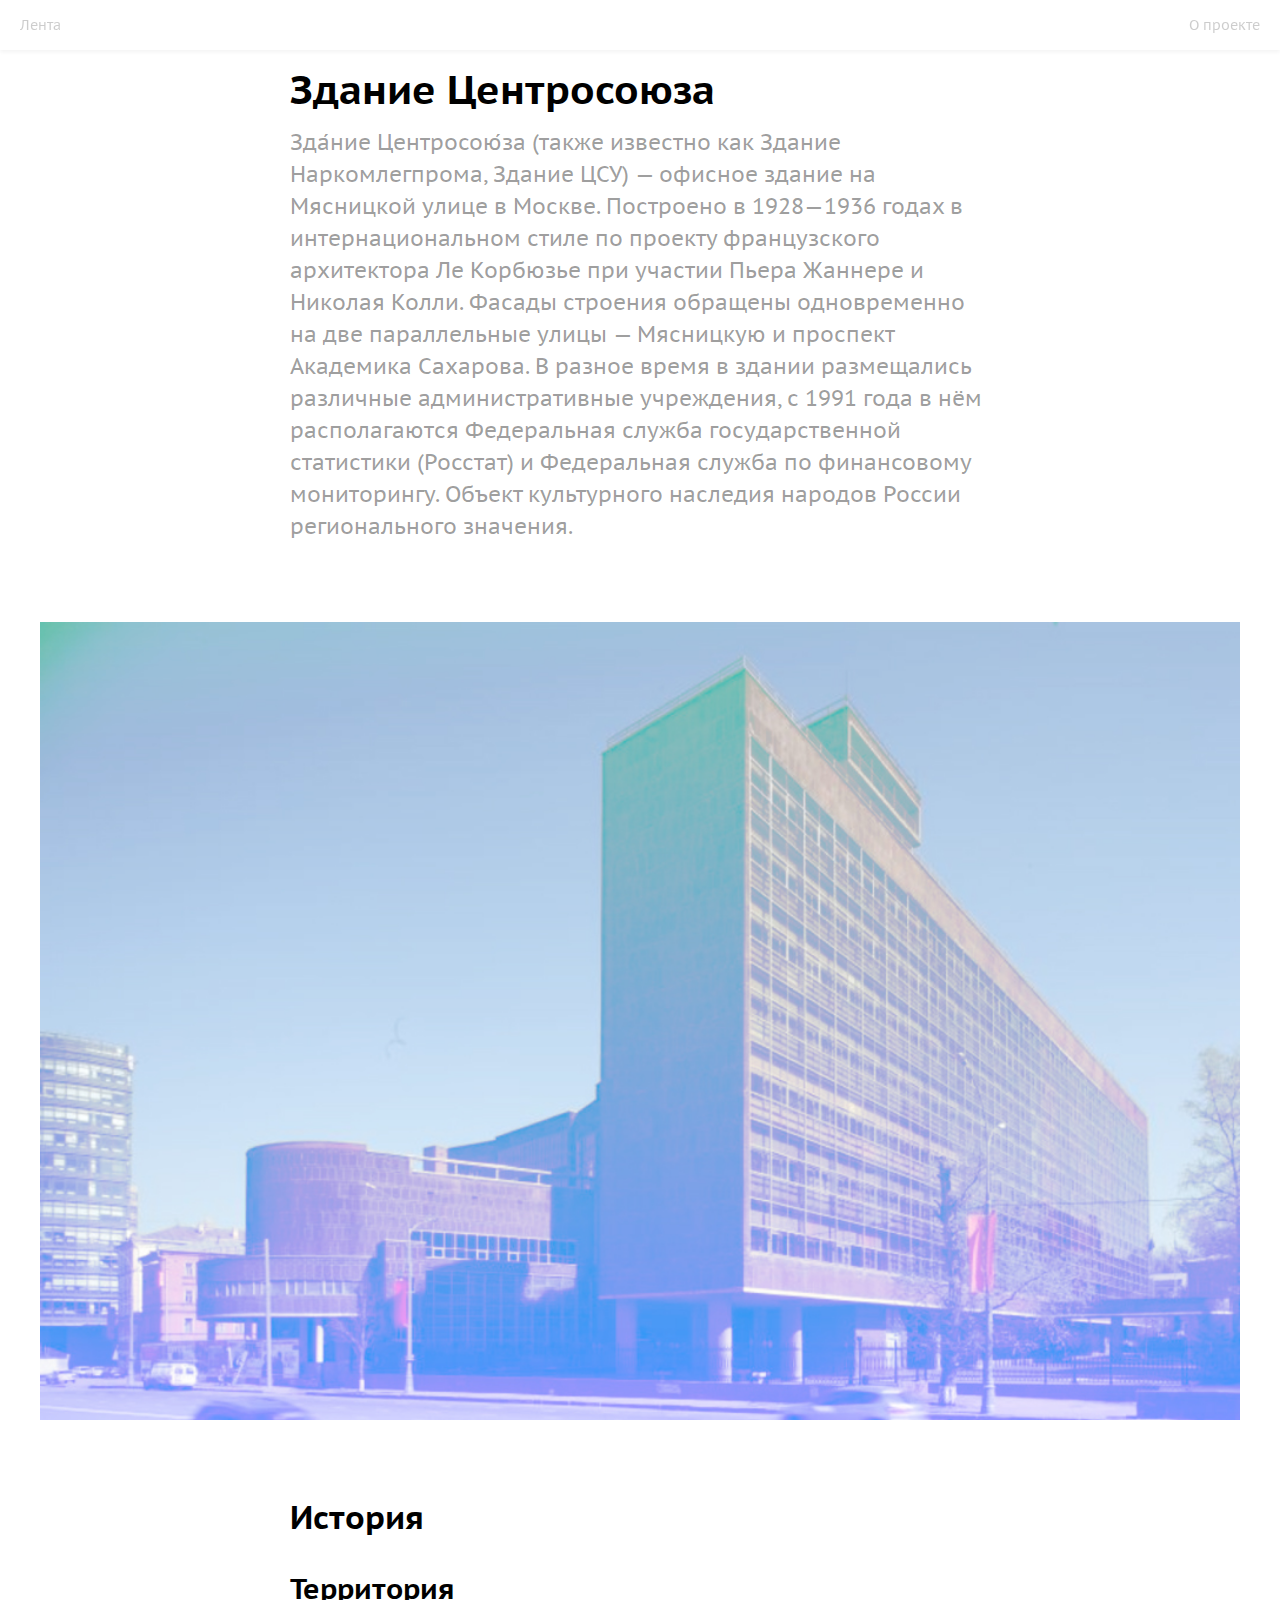
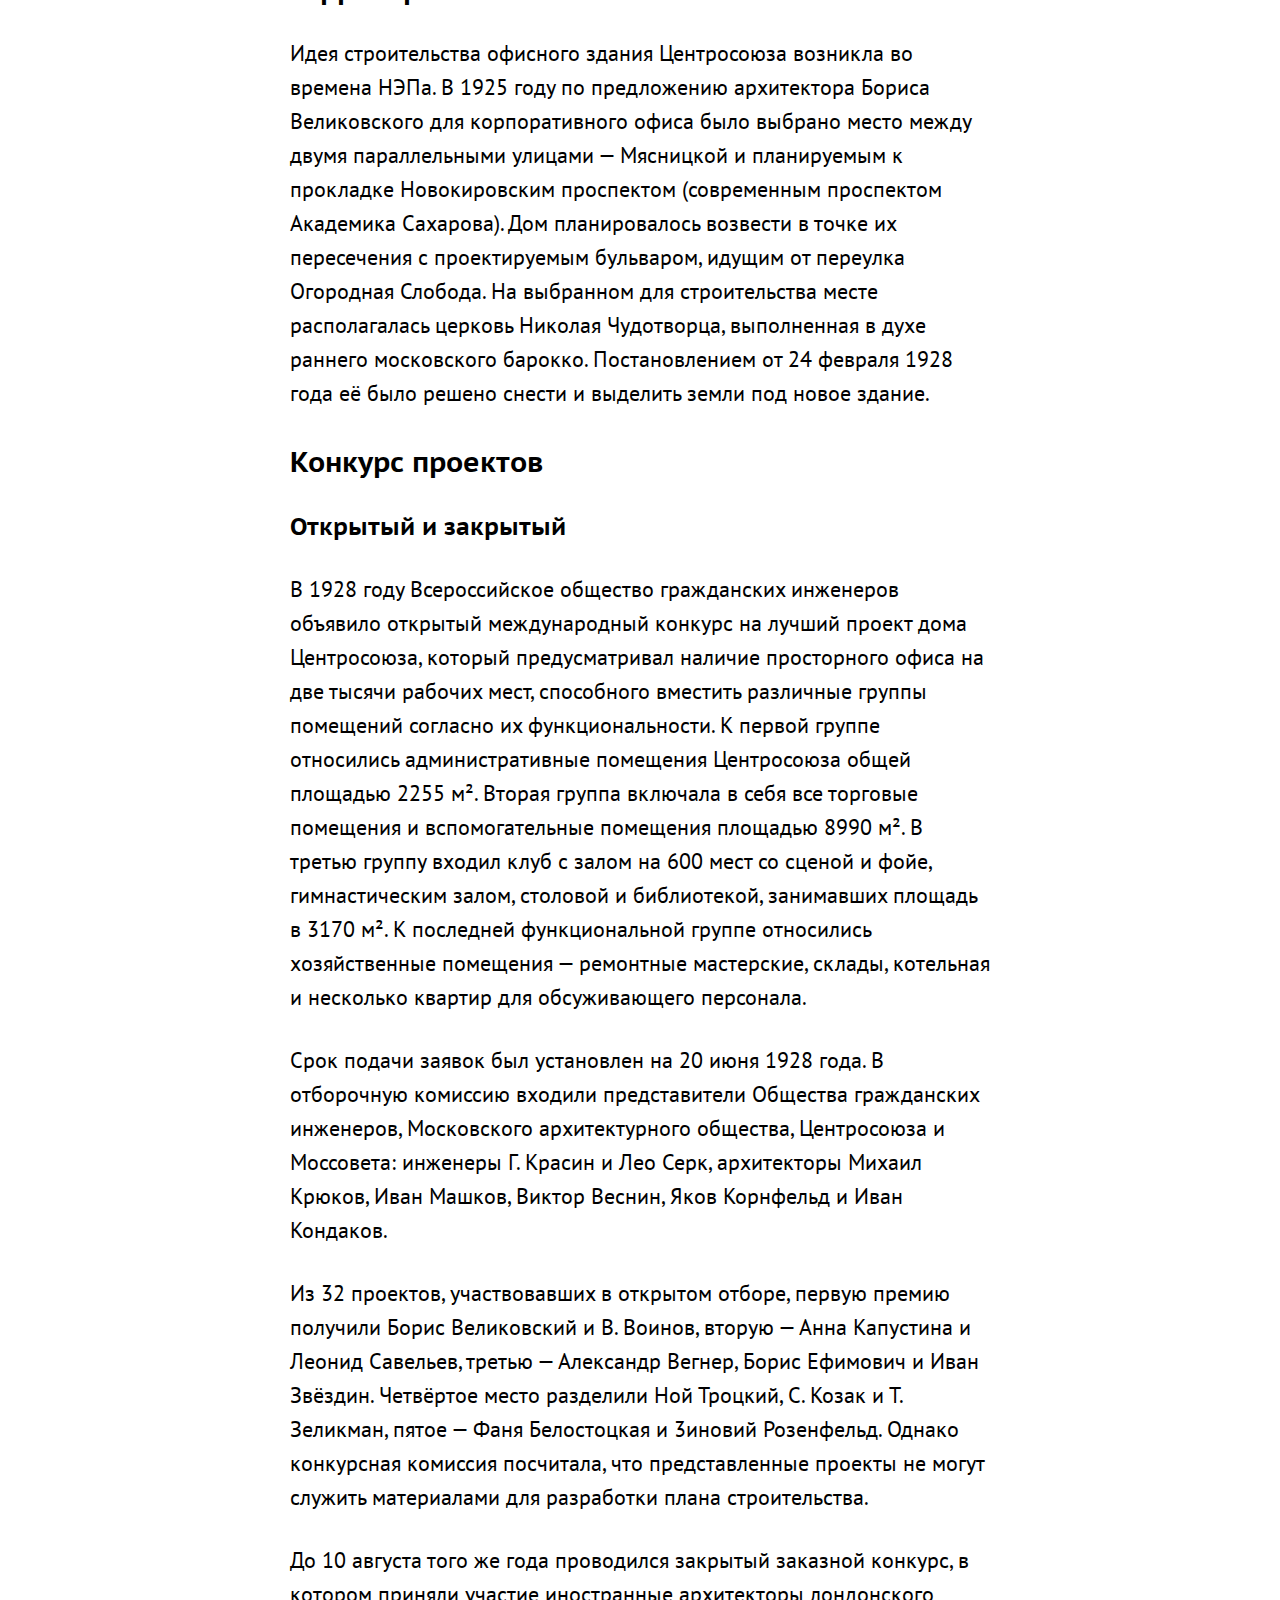
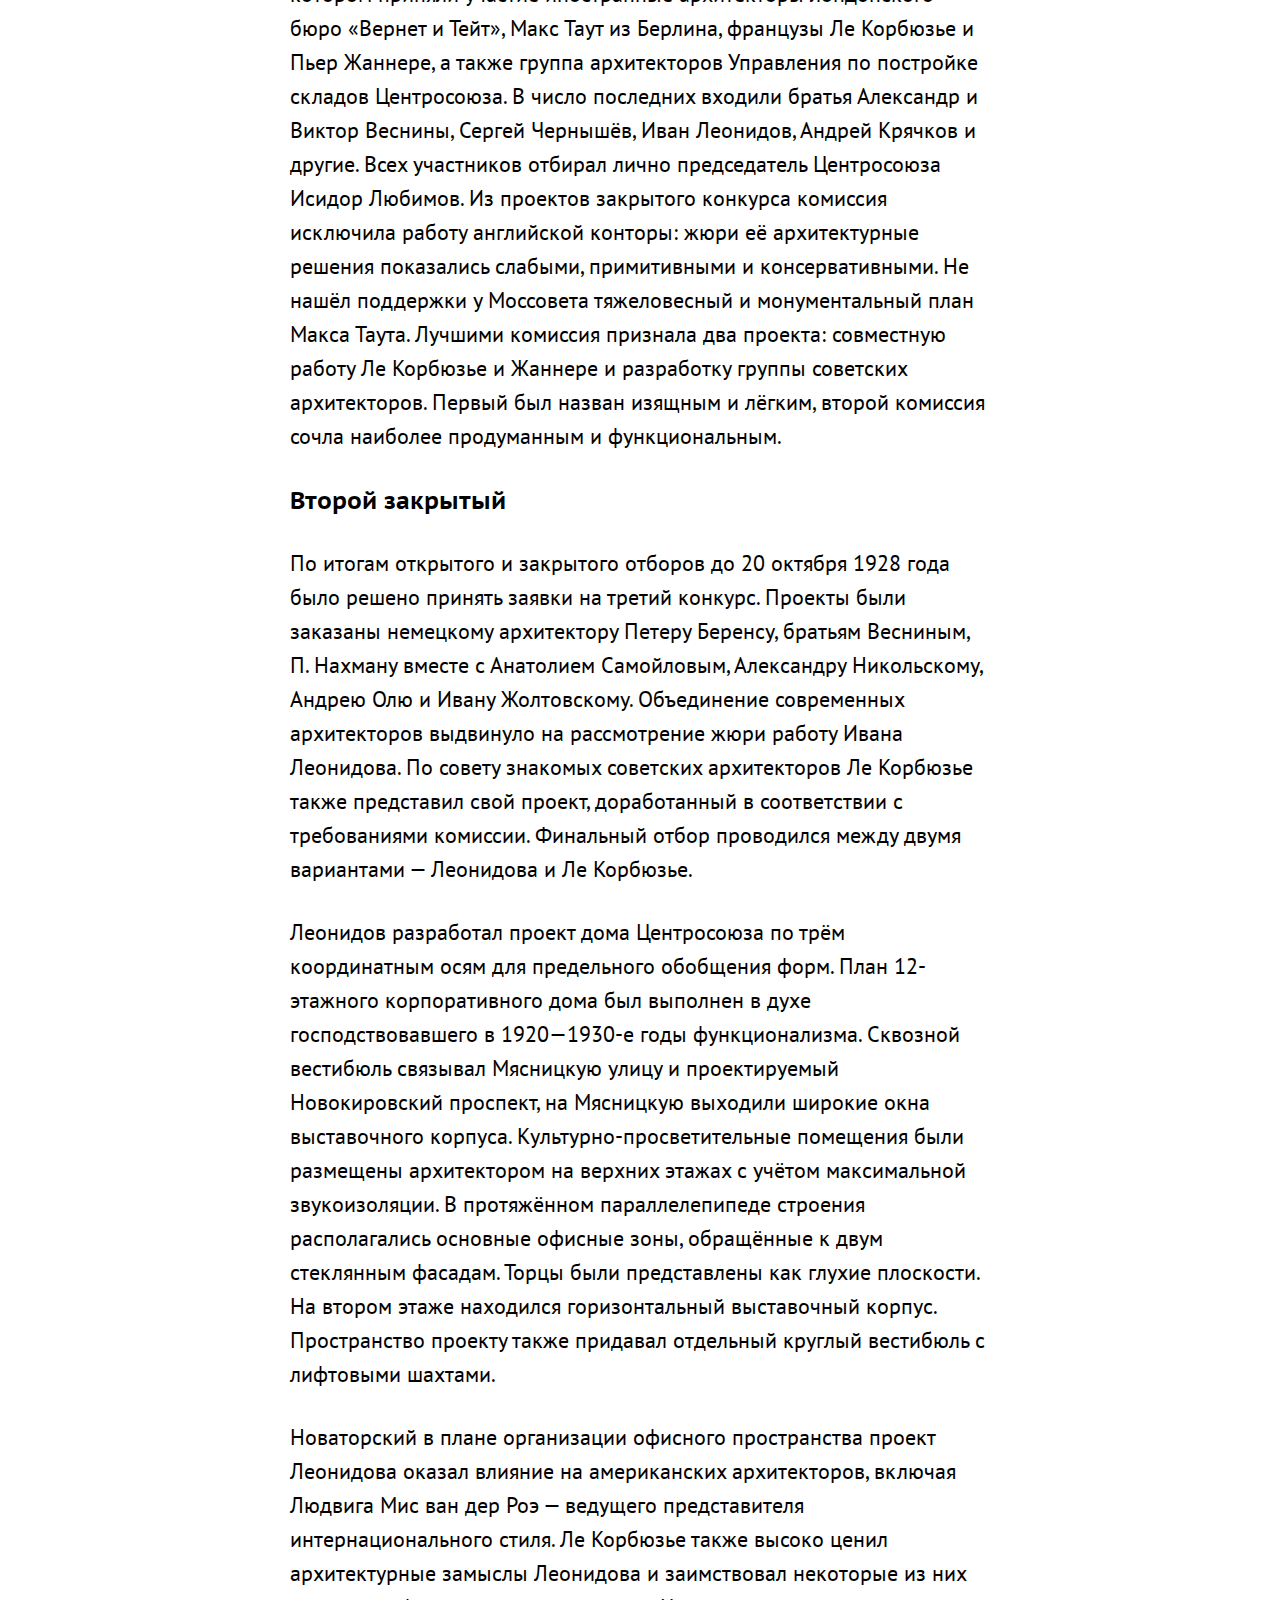
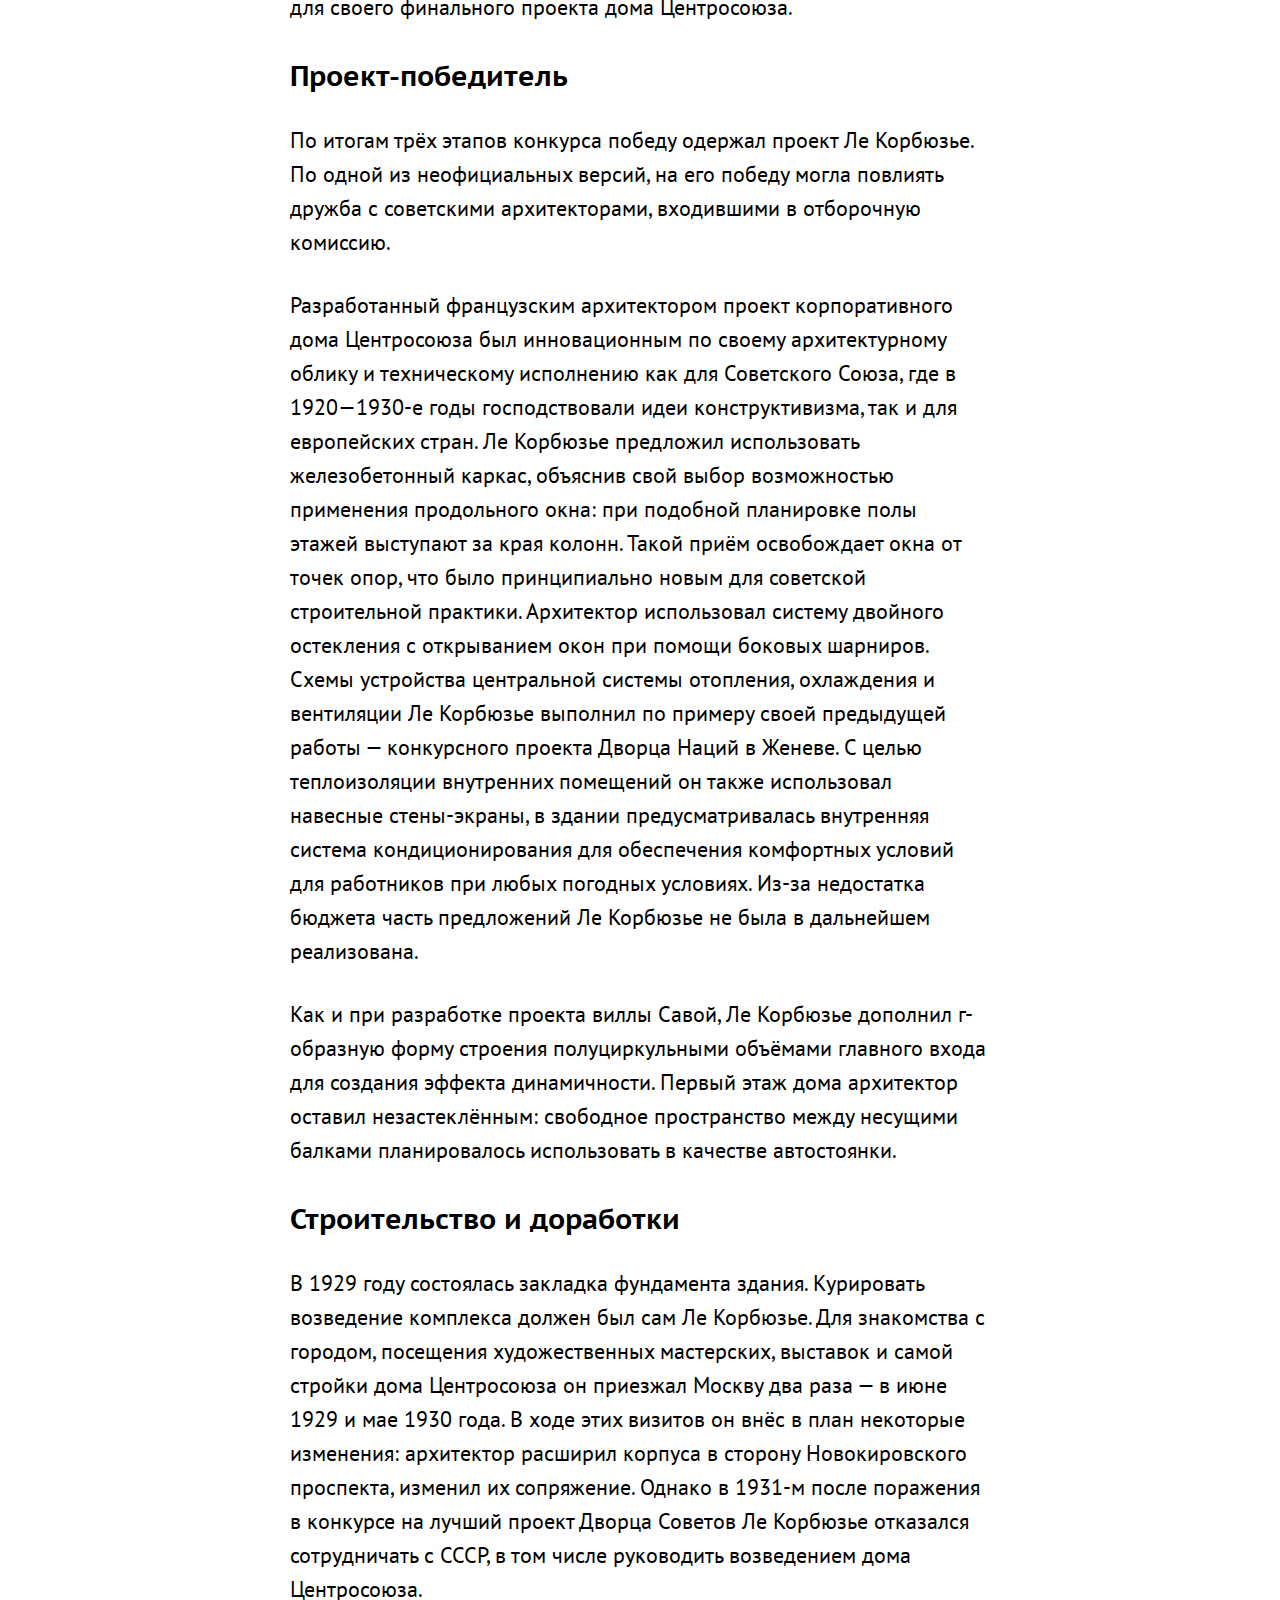
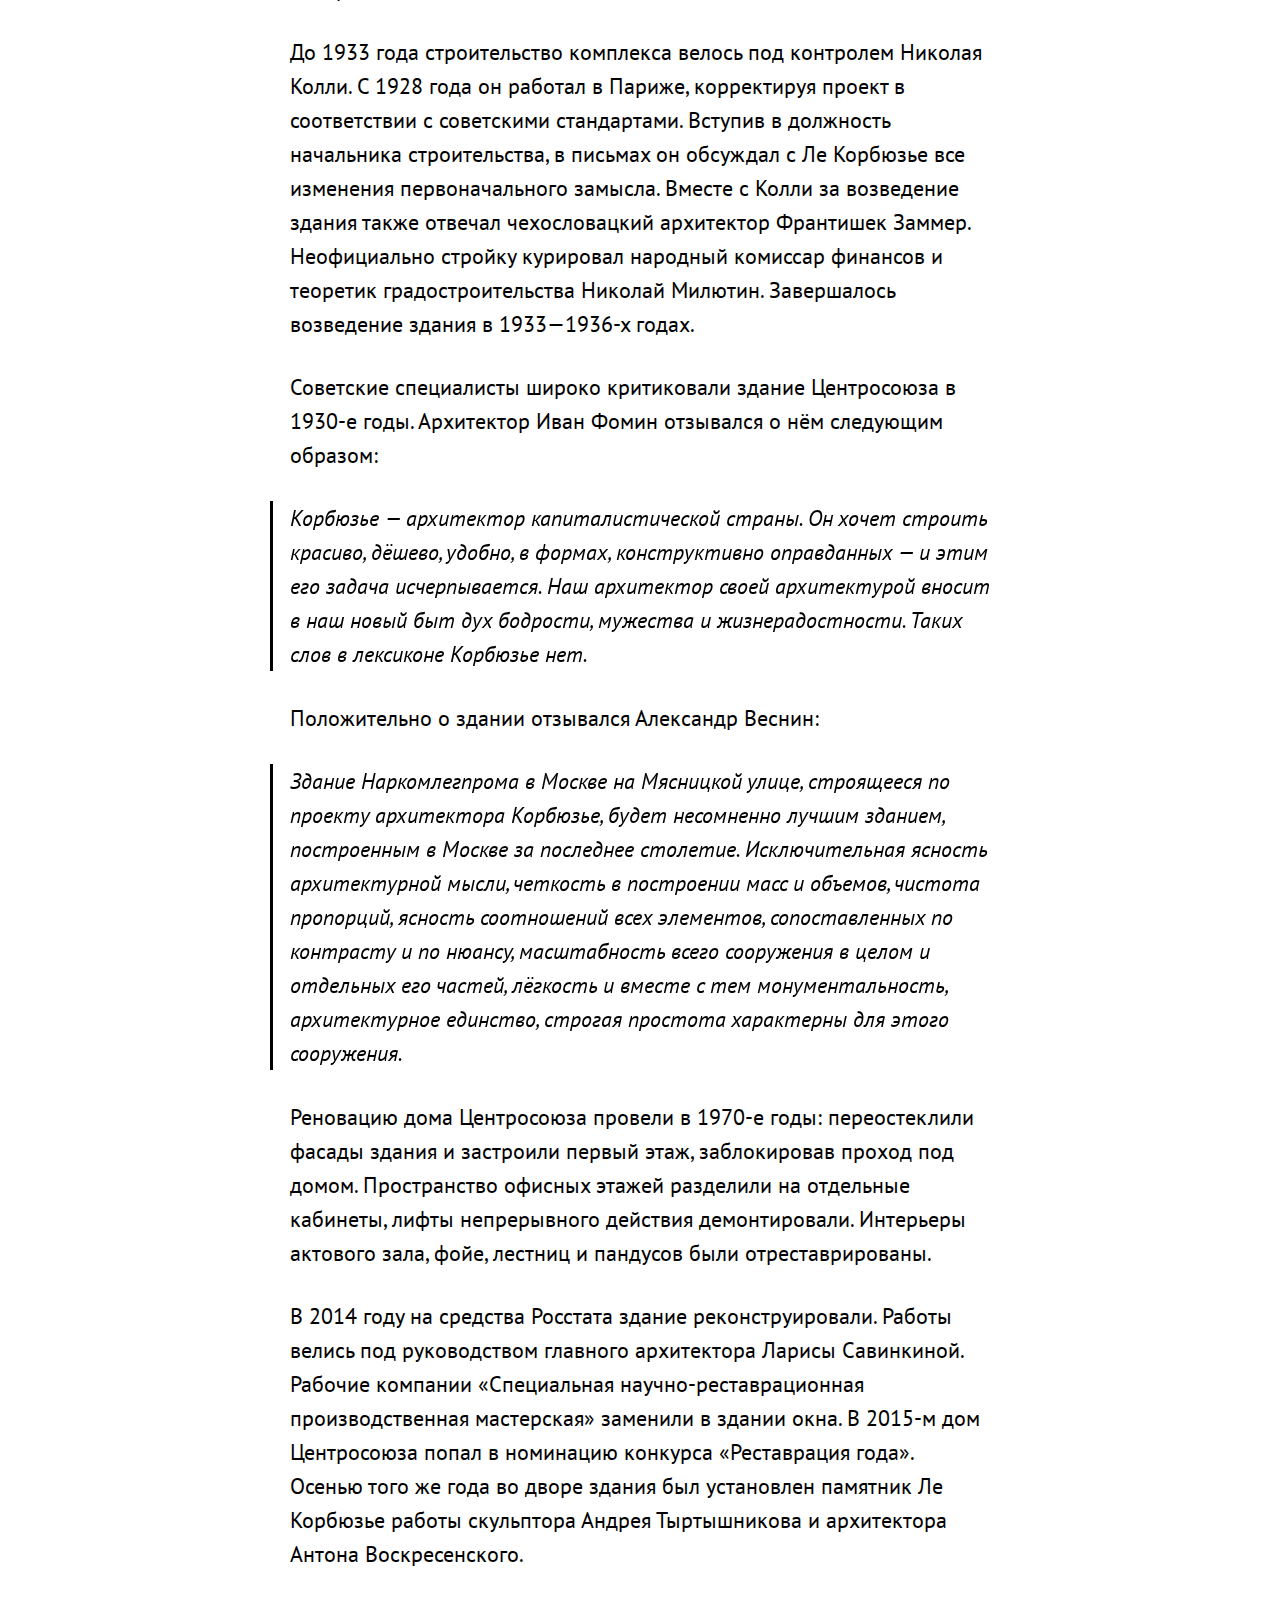
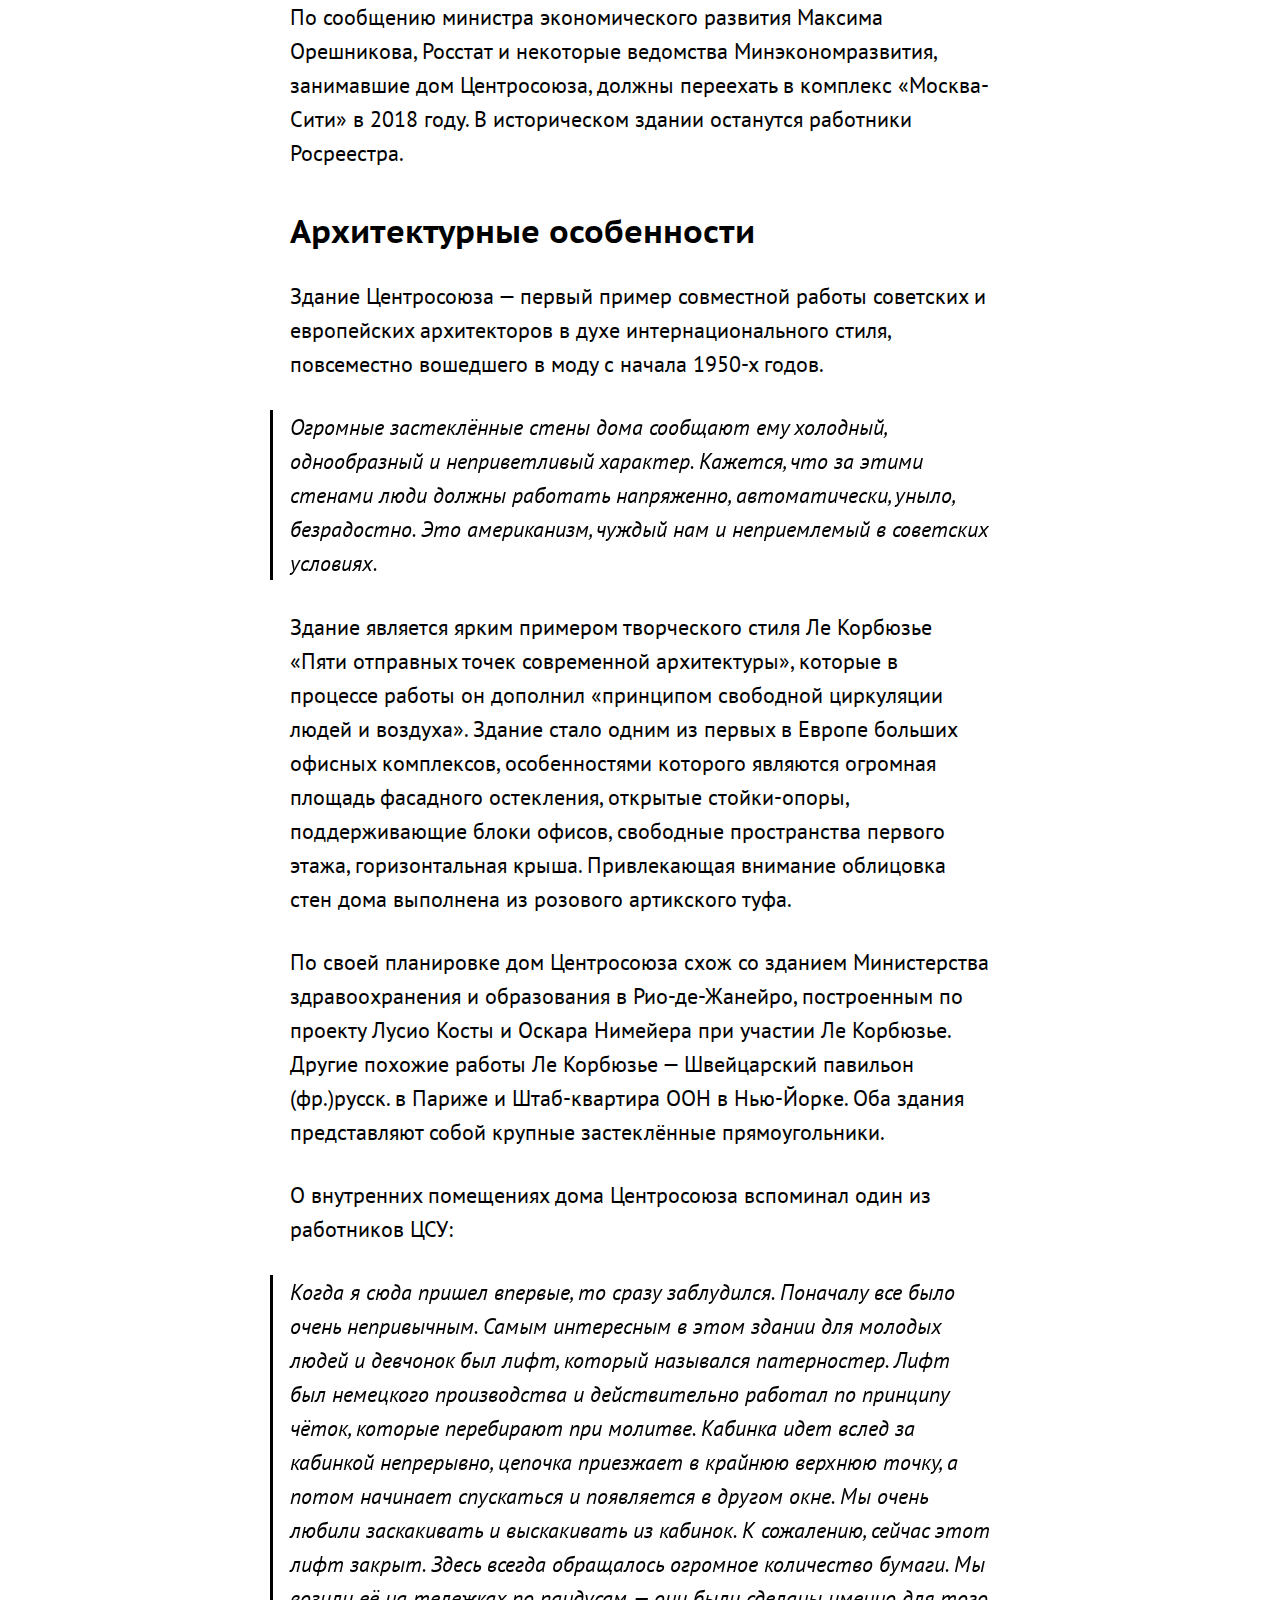
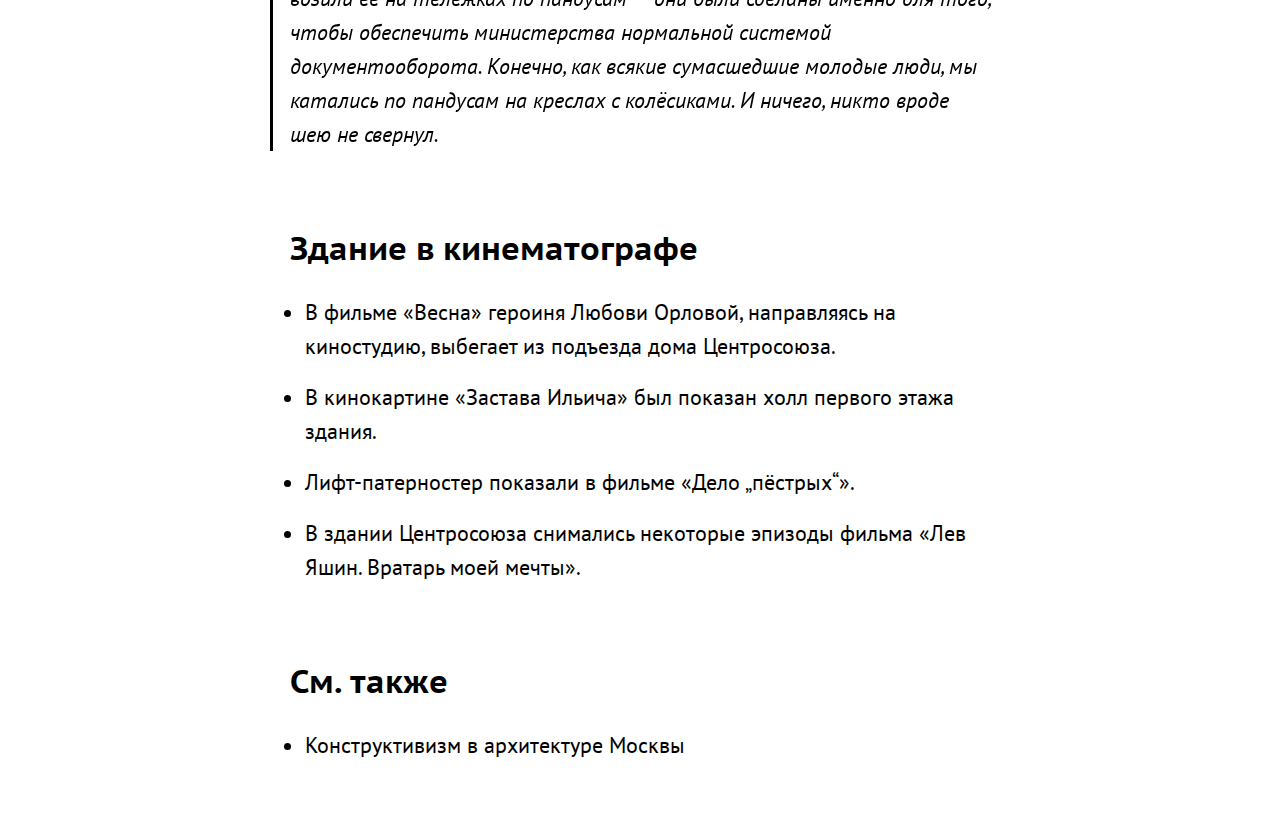
<file: centrosouz.html>
<!DOCTYPE html>
<html lang="ru" dir="ltr">
  <head>
    <meta charset="utf-8">
    <meta name="viewport" content="width=device-width, initial-scale=1.0">
    <title>Здание Центросоюза</title>
    <link rel="stylesheet" href="css/style.css">
  </head>
  <body>
    <menu>
      <a href="posts.html">Лента</a>
      <a href="#">О проекте</a>
    </menu>
    <article>
      <h1>Здание Центросоюза</h1>

      <p class="descr">Зда́ние Центросою́за (также известно как Здание Наркомлегпрома, Здание ЦСУ) — офисное здание на Мясницкой улице в Москве. Построено в 1928—1936 годах в интернациональном стиле по проекту французского архитектора Ле Корбюзье при участии Пьера Жаннере и Николая Колли. Фасады строения обращены одновременно на две параллельные улицы — Мясницкую и проспект Академика Сахарова. В разное время в здании размещались различные административные учреждения, с 1991 года в нём располагаются Федеральная служба государственной статистики (Росстат) и Федеральная служба по финансовому мониторингу. Объект культурного наследия народов России регионального значения.</p>

      <img src="img/сentrosouz.jpg" alt="Здание Центросоюза">

      <h2>История</h2>

      <h3>Территория</h3>

      <p>Идея строительства офисного здания Центросоюза возникла во времена НЭПа. В 1925 году по предложению архитектора Бориса Великовского для корпоративного офиса было выбрано место между двумя параллельными улицами — Мясницкой и планируемым к прокладке Новокировским проспектом (современным проспектом Академика Сахарова). Дом планировалось возвести в точке их пересечения с проектируемым бульваром, идущим от переулка Огородная Слобода. На выбранном для строительства месте располагалась церковь Николая Чудотворца, выполненная в духе раннего московского барокко. Постановлением от 24 февраля 1928 года её было решено снести и выделить земли под новое здание. </p>

      <h3>Конкурс проектов</h3>

      <h4>Открытый и закрытый</h4>

      <p>В 1928 году Всероссийское общество гражданских инженеров объявило открытый международный конкурс на лучший проект дома Центросоюза, который предусматривал наличие просторного офиса на две тысячи рабочих мест, способного вместить различные группы помещений согласно их функциональности. К первой группе относились административные помещения Центросоюза общей площадью 2255 м². Вторая группа включала в себя все торговые помещения и вспомогательные помещения площадью 8990 м². В третью группу входил клуб с залом на 600 мест со сценой и фойе, гимнастическим залом, столовой и библиотекой, занимавших площадь в 3170 м². К последней функциональной группе относились хозяйственные помещения — ремонтные мастерские, склады, котельная и несколько квартир для обсуживающего персонала.</p>

      <p>Срок подачи заявок был установлен на 20 июня 1928 года. В отборочную комиссию входили представители Общества гражданских инженеров, Московского архитектурного общества, Центросоюза и Моссовета: инженеры Г. Красин и Лео Серк, архитекторы Михаил Крюков, Иван Машков, Виктор Веснин, Яков Корнфельд и Иван Кондаков.</p>

      <p>Из 32 проектов, участвовавших в открытом отборе, первую премию получили Борис Великовский и В. Воинов, вторую — Анна Капустина и Леонид Савельев, третью — Александр Вегнер, Борис Ефимович и Иван Звёздин. Четвёртое место разделили Ной Троцкий, С. Козак и Т. Зеликман, пятое — Фаня Белостоцкая и 3иновий Розенфельд. Однако конкурсная комиссия посчитала, что представленные проекты не могут служить материалами для разработки плана строительства.</p>

      <p>До 10 августа того же года проводился закрытый заказной конкурс, в котором приняли участие иностранные архитекторы лондонского бюро «Вернет и Тейт», Макс Таут из Берлина, французы Ле Корбюзье и Пьер Жаннере, а также группа архитекторов Управления по постройке складов Центросоюза. В число последних входили братья Александр и Виктор Веснины, Сергей Чернышёв, Иван Леонидов, Андрей Крячков и другие. Всех участников отбирал лично председатель Центросоюза Исидор Любимов. Из проектов закрытого конкурса комиссия исключила работу английской конторы: жюри её архитектурные решения показались слабыми, примитивными и консервативными. Не нашёл поддержки у Моссовета тяжеловесный и монументальный план Макса Таута. Лучшими комиссия признала два проекта: совместную работу Ле Корбюзье и Жаннере и разработку группы советских архитекторов. Первый был назван изящным и лёгким, второй комиссия сочла наиболее продуманным и функциональным.</p>

      <h4>Второй закрытый</h4>

      <p>По итогам открытого и закрытого отборов до 20 октября 1928 года было решено принять заявки на третий конкурс. Проекты были заказаны немецкому архитектору Петеру Беренсу, братьям Весниным, П. Нахману вместе с Анатолием Самойловым, Александру Никольскому, Андрею Олю и Ивану Жолтовскому. Объединение современных архитекторов выдвинуло на рассмотрение жюри работу Ивана Леонидова. По совету знакомых советских архитекторов Ле Корбюзье также представил свой проект, доработанный в соответствии с требованиями комиссии. Финальный отбор проводился между двумя вариантами — Леонидова и Ле Корбюзье.</p>

      <p>Леонидов разработал проект дома Центросоюза по трём координатным осям для предельного обобщения форм. План 12-этажного корпоративного дома был выполнен в духе господствовавшего в 1920—1930-е годы функционализма. Сквозной вестибюль связывал Мясницкую улицу и проектируемый Новокировский проспект, на Мясницкую выходили широкие окна выставочного корпуса. Культурно-просветительные помещения были размещены архитектором на верхних этажах с учётом максимальной звукоизоляции. В протяжённом параллелепипеде строения располагались основные офисные зоны, обращённые к двум стеклянным фасадам. Торцы были представлены как глухие плоскости. На втором этаже находился горизонтальный выставочный корпус. Пространство проекту также придавал отдельный круглый вестибюль с лифтовыми шахтами.</p>

      <p>Новаторский в плане организации офисного пространства проект Леонидова оказал влияние на американских архитекторов, включая Людвига Мис ван дер Роэ — ведущего представителя интернационального стиля. Ле Корбюзье также высоко ценил архитектурные замыслы Леонидова и заимствовал некоторые из них для своего финального проекта дома Центросоюза.</p>

      <h3>Проект-победитель</h3>

      <p>По итогам трёх этапов конкурса победу одержал проект Ле Корбюзье. По одной из неофициальных версий, на его победу могла повлиять дружба с советскими архитекторами, входившими в отборочную комиссию.</p>

      <p>Разработанный французским архитектором проект корпоративного дома Центросоюза был инновационным по своему архитектурному облику и техническому исполнению как для Советского Союза, где в 1920—1930-е годы господствовали идеи конструктивизма, так и для европейских стран. Ле Корбюзье предложил использовать железобетонный каркас, объяснив свой выбор возможностью применения продольного окна: при подобной планировке полы этажей выступают за края колонн. Такой приём освобождает окна от точек опор, что было принципиально новым для советской строительной практики. Архитектор использовал систему двойного остекления с открыванием окон при помощи боковых шарниров. Схемы устройства центральной системы отопления, охлаждения и вентиляции Ле Корбюзье выполнил по примеру своей предыдущей работы — конкурсного проекта Дворца Наций в Женеве. С целью теплоизоляции внутренних помещений он также использовал навесные стены-экраны, в здании предусматривалась внутренняя система кондиционирования для обеспечения комфортных условий для работников при любых погодных условиях. Из-за недостатка бюджета часть предложений Ле Корбюзье не была в дальнейшем реализована.</p>

      <p>Как и при разработке проекта виллы Савой, Ле Корбюзье дополнил г-образную форму строения полуциркульными объёмами главного входа для создания эффекта динамичности. Первый этаж дома архитектор оставил незастеклённым: свободное пространство между несущими балками планировалось использовать в качестве автостоянки.</p>

      <h3>Строительство и доработки</h3>

      <p>В 1929 году состоялась закладка фундамента здания. Курировать возведение комплекса должен был сам Ле Корбюзье. Для знакомства с городом, посещения художественных мастерских, выставок и самой стройки дома Центросоюза он приезжал Москву два раза — в июне 1929 и мае 1930 года. В ходе этих визитов он внёс в план некоторые изменения: архитектор расширил корпуса в сторону Новокировского проспекта, изменил их сопряжение. Однако в 1931-м после поражения в конкурсе на лучший проект Дворца Советов Ле Корбюзье отказался сотрудничать с СССР, в том числе руководить возведением дома Центросоюза.</p>

      <p>До 1933 года строительство комплекса велось под контролем Николая Колли. С 1928 года он работал в Париже, корректируя проект в соответствии с советскими стандартами. Вступив в должность начальника строительства, в письмах он обсуждал с Ле Корбюзье все изменения первоначального замысла. Вместе с Колли за возведение здания также отвечал чехословацкий архитектор Франтишек Заммер. Неофициально стройку курировал народный комиссар финансов и теоретик градостроительства Николай Милютин. Завершалось возведение здания в 1933—1936-х годах.</p>

      <p>Советские специалисты широко критиковали здание Центросоюза в 1930-е годы. Архитектор Иван Фомин отзывался о нём следующим образом:</p>

      <blockquote cite="http://">
        Корбюзье — архитектор капиталистической страны. Он хочет строить красиво, дёшево, удобно, в формах, конструктивно оправданных — и этим его задача исчерпывается. Наш архитектор своей архитектурой вносит в наш новый быт дух бодрости, мужества и жизнерадостности. Таких слов в лексиконе Корбюзье нет.
      </blockquote>

      <p>Положительно о здании отзывался Александр Веснин:</p>

      <blockquote cite="http://">
        Здание Наркомлегпрома в Москве на Мясницкой улице, строящееся по проекту архитектора Корбюзье, будет несомненно лучшим зданием, построенным в Москве за последнее столетие. Исключительная ясность архитектурной мысли, четкость в построении масс и объемов, чистота пропорций, ясность соотношений всех элементов, сопоставленных по контрасту и по нюансу, масштабность всего сооружения в целом и отдельных его частей, лёгкость и вместе с тем монументальность, архитектурное единство, строгая простота характерны для этого сооружения.
      </blockquote>

      <p>Реновацию дома Центросоюза провели в 1970-е годы: переостеклили фасады здания и застроили первый этаж, заблокировав проход под домом. Пространство офисных этажей разделили на отдельные кабинеты, лифты непрерывного действия демонтировали. Интерьеры актового зала, фойе, лестниц и пандусов были отреставрированы.</p>

      <p>В 2014 году на средства Росстата здание реконструировали. Работы велись под руководством главного архитектора Ларисы Савинкиной. Рабочие компании «Специальная научно-реставрационная производственная мастерская» заменили в здании окна. В 2015-м дом Центросоюза попал в номинацию конкурса «Реставрация года». Осенью того же года во дворе здания был установлен памятник Ле Корбюзье работы скульптора Андрея Тыртышникова и архитектора Антона Воскресенского.</p>

      <p>По сообщению министра экономического развития Максима Орешникова, Росстат и некоторые ведомства Минэкономразвития, занимавшие дом Центросоюза, должны переехать в комплекс «Москва-Сити» в 2018 году. В историческом здании останутся работники Росреестра.</p>

      <h2>Архитектурные особенности</h2>

      <p>Здание Центросоюза — первый пример совместной работы советских и европейских архитекторов в духе интернационального стиля, повсеместно вошедшего в моду с начала 1950-х годов.</p>

      <blockquote cite="http://">
        Огромные застеклённые стены дома сообщают ему холодный, однообразный и неприветливый характер. Кажется, что за этими стенами люди должны работать напряженно, автоматически, уныло, безрадостно. Это американизм, чуждый нам и неприемлемый в советских условиях.
      </blockquote>

      <p>Здание является ярким примером творческого стиля Ле Корбюзье «Пяти отправных точек современной архитектуры», которые в процессе работы он дополнил «принципом свободной циркуляции людей и воздуха». Здание стало одним из первых в Европе больших офисных комплексов, особенностями которого являются огромная площадь фасадного остекления, открытые стойки-опоры, поддерживающие блоки офисов, свободные пространства первого этажа, горизонтальная крыша. Привлекающая внимание облицовка стен дома выполнена из розового артикского туфа.</p>

      <p>По своей планировке дом Центросоюза схож со зданием Министерства здравоохранения и образования в Рио-де-Жанейро, построенным по проекту Лусио Косты и Оскара Нимейера при участии Ле Корбюзье. Другие похожие работы Ле Корбюзье — Швейцарский павильон (фр.)русск. в Париже и Штаб-квартира ООН в Нью-Йорке. Оба здания представляют собой крупные застеклённые прямоугольники.</p>

      <p>О внутренних помещениях дома Центросоюза вспоминал один из работников ЦСУ:</p>

      <blockquote cite="http://">
        Когда я сюда пришел впервые, то сразу заблудился. Поначалу все было очень непривычным. Самым интересным в этом здании для молодых людей и девчонок был лифт, который назывался патерностер. Лифт был немецкого производства и действительно работал по принципу чёток, которые перебирают при молитве. Кабинка идет вслед за кабинкой непрерывно, цепочка приезжает в крайнюю верхнюю точку, а потом начинает спускаться и появляется в другом окне. Мы очень любили заскакивать и выскакивать из кабинок. К сожалению, сейчас этот лифт закрыт. Здесь всегда обращалось огромное количество бумаги. Мы возили её на тележках по пандусам — они были сделаны именно для того, чтобы обеспечить министерства нормальной системой документооборота. Конечно, как всякие сумасшедшие молодые люди, мы катались по пандусам на креслах с колёсиками. И ничего, никто вроде шею не свернул.
      </blockquote>

      <h2>Здание в кинематографе</h2>

      <ul>
        <li>В фильме «Весна» героиня Любови Орловой, направляясь на киностудию, выбегает из подъезда дома Центросоюза.</li>
        <li>В кинокартине «Застава Ильича» был показан холл первого этажа здания.</li>
        <li>Лифт-патерностер показали в фильме «Дело „пёстрых“».</li>
        <li>В здании Центросоюза снимались некоторые эпизоды фильма «Лев Яшин. Вратарь моей мечты».</li>
      </ul>

      <h2>См. также</h2>

      <ul>
        <li>Конструктивизм в архитектуре Москвы</li>
      </ul>
    </article>
  </body>
</html>
</file>
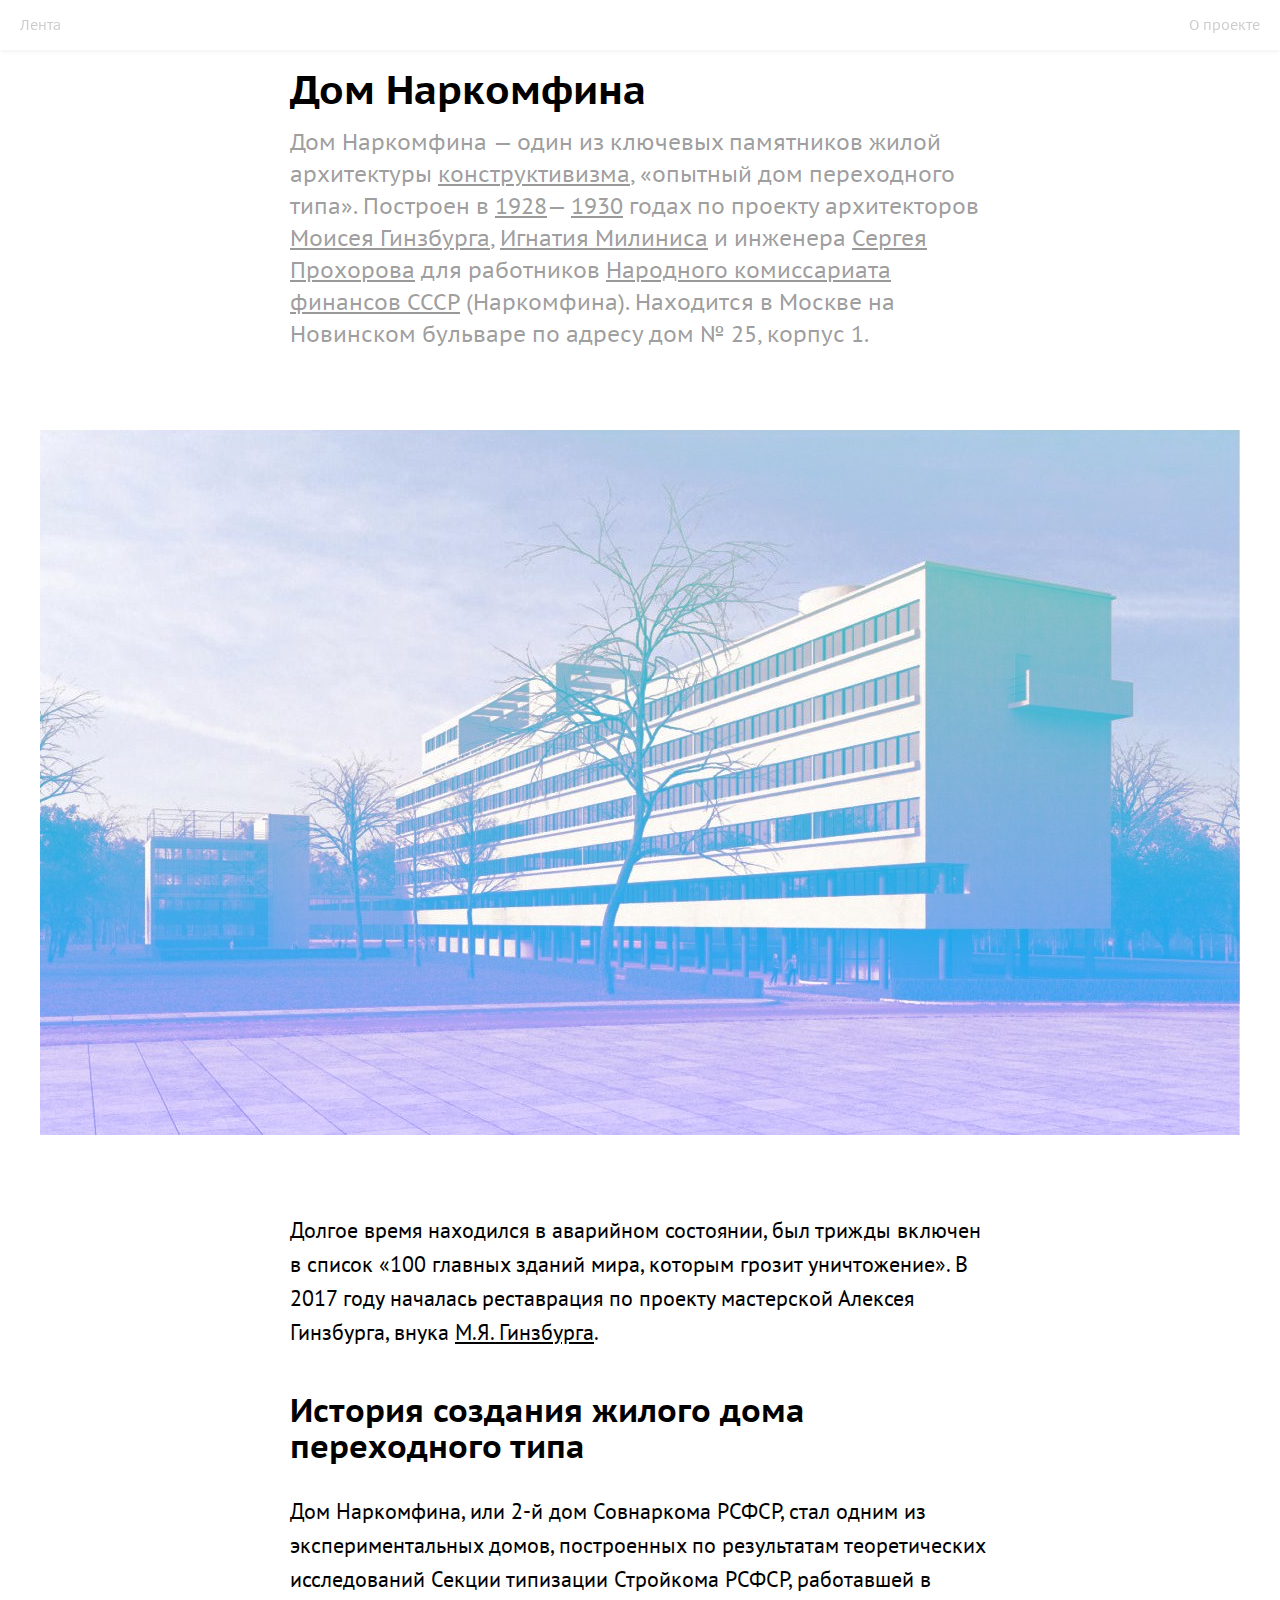
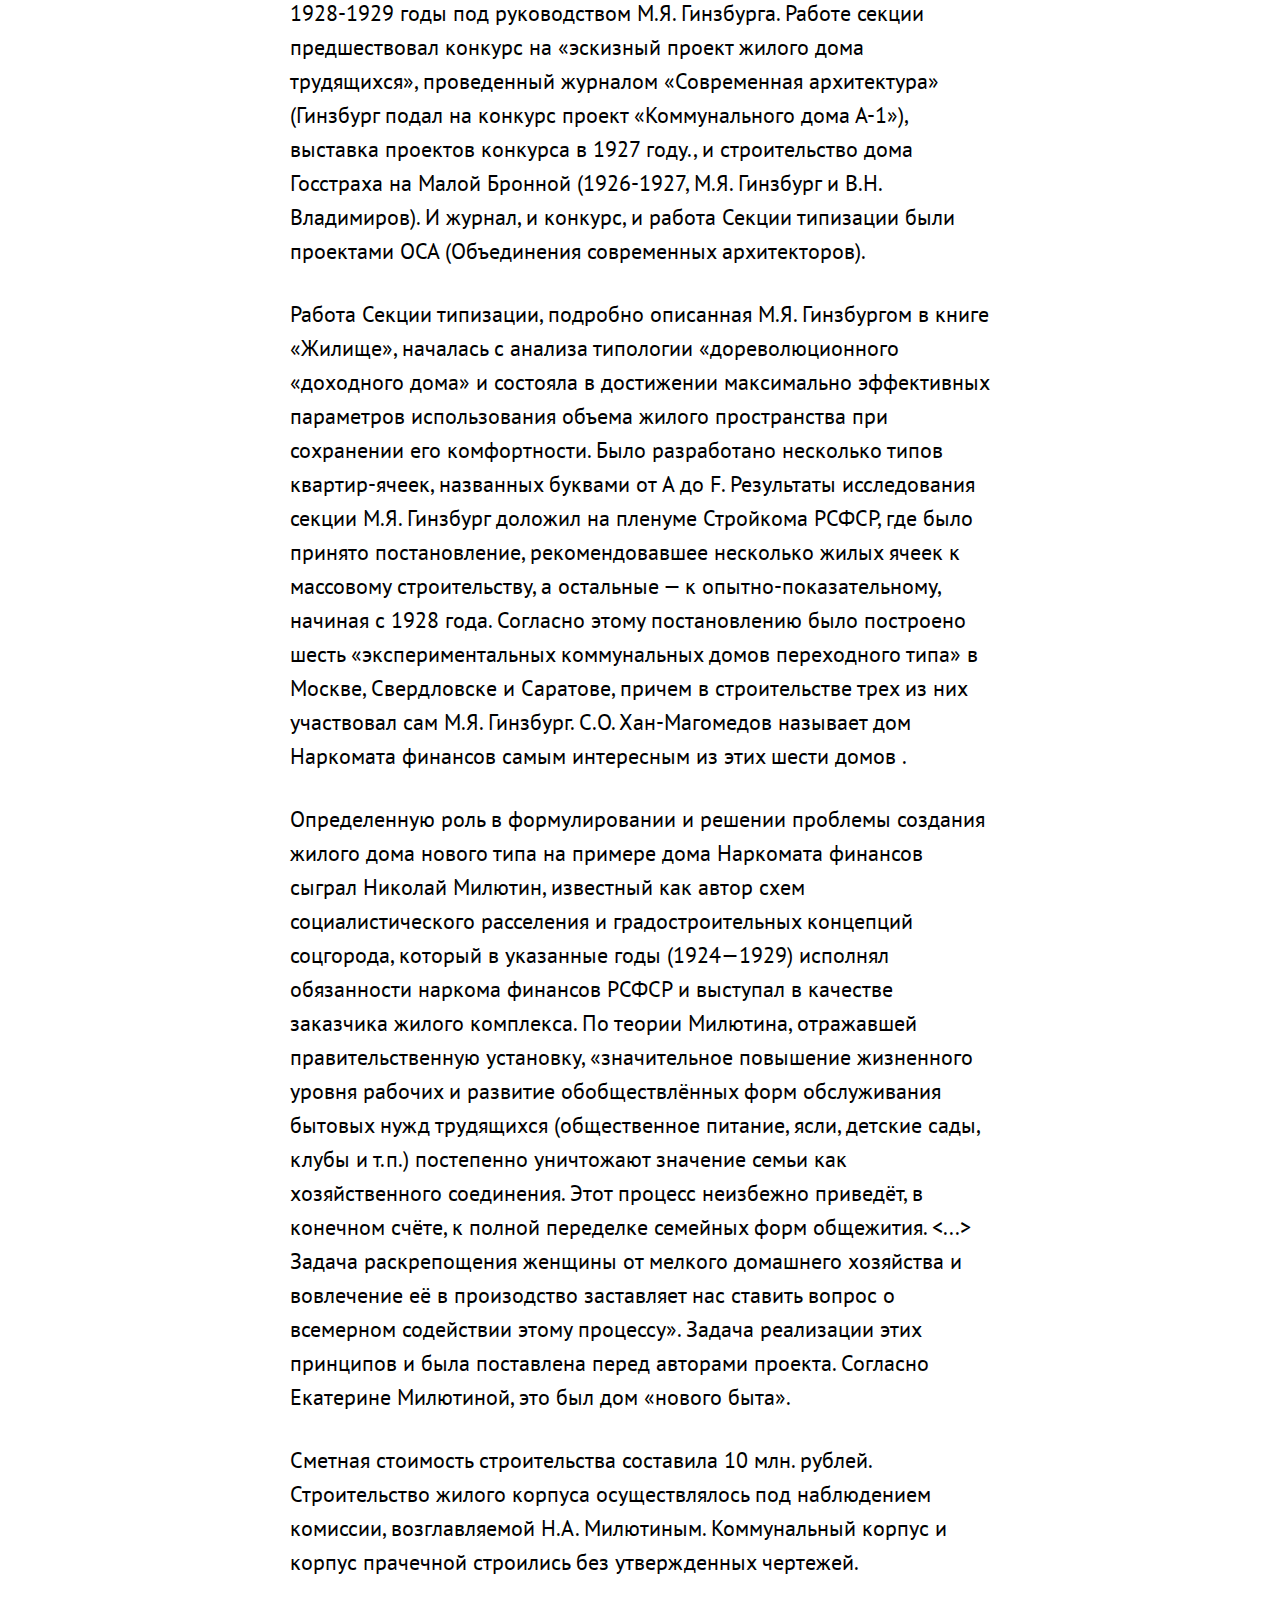
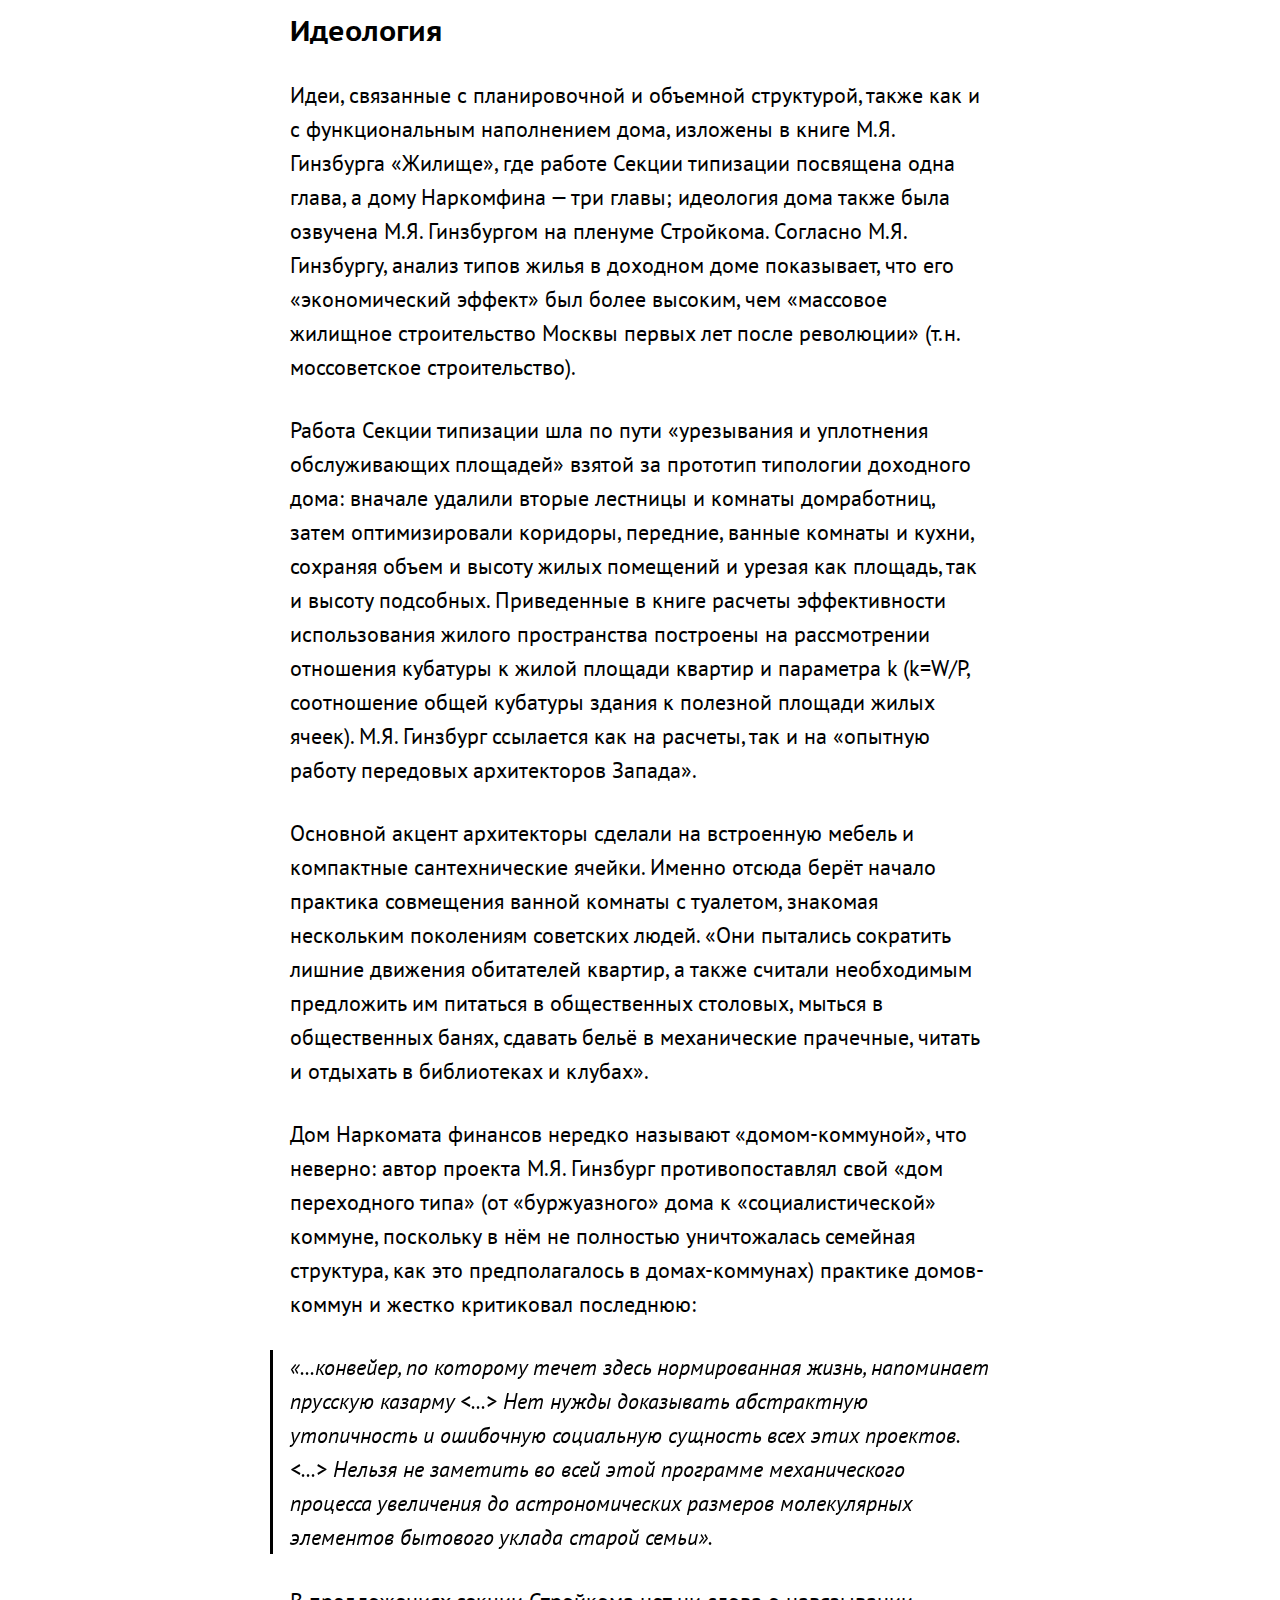
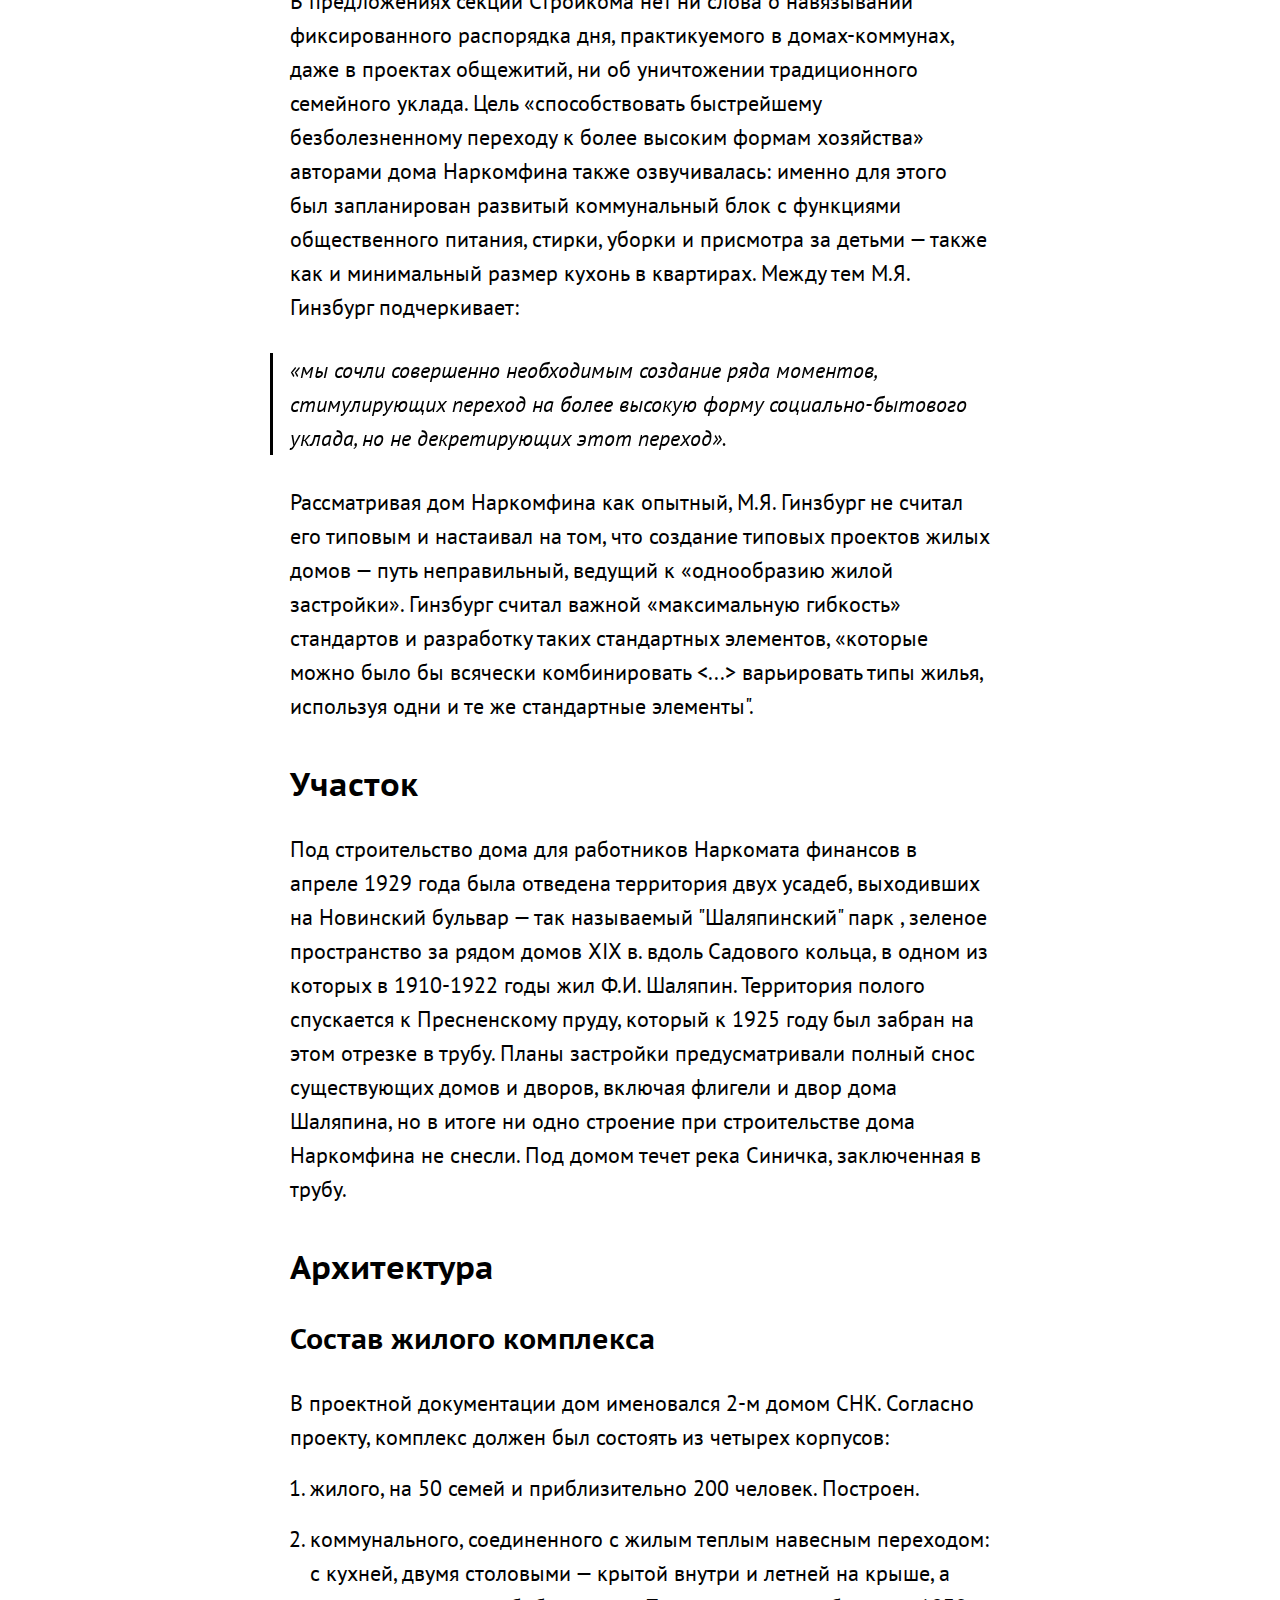
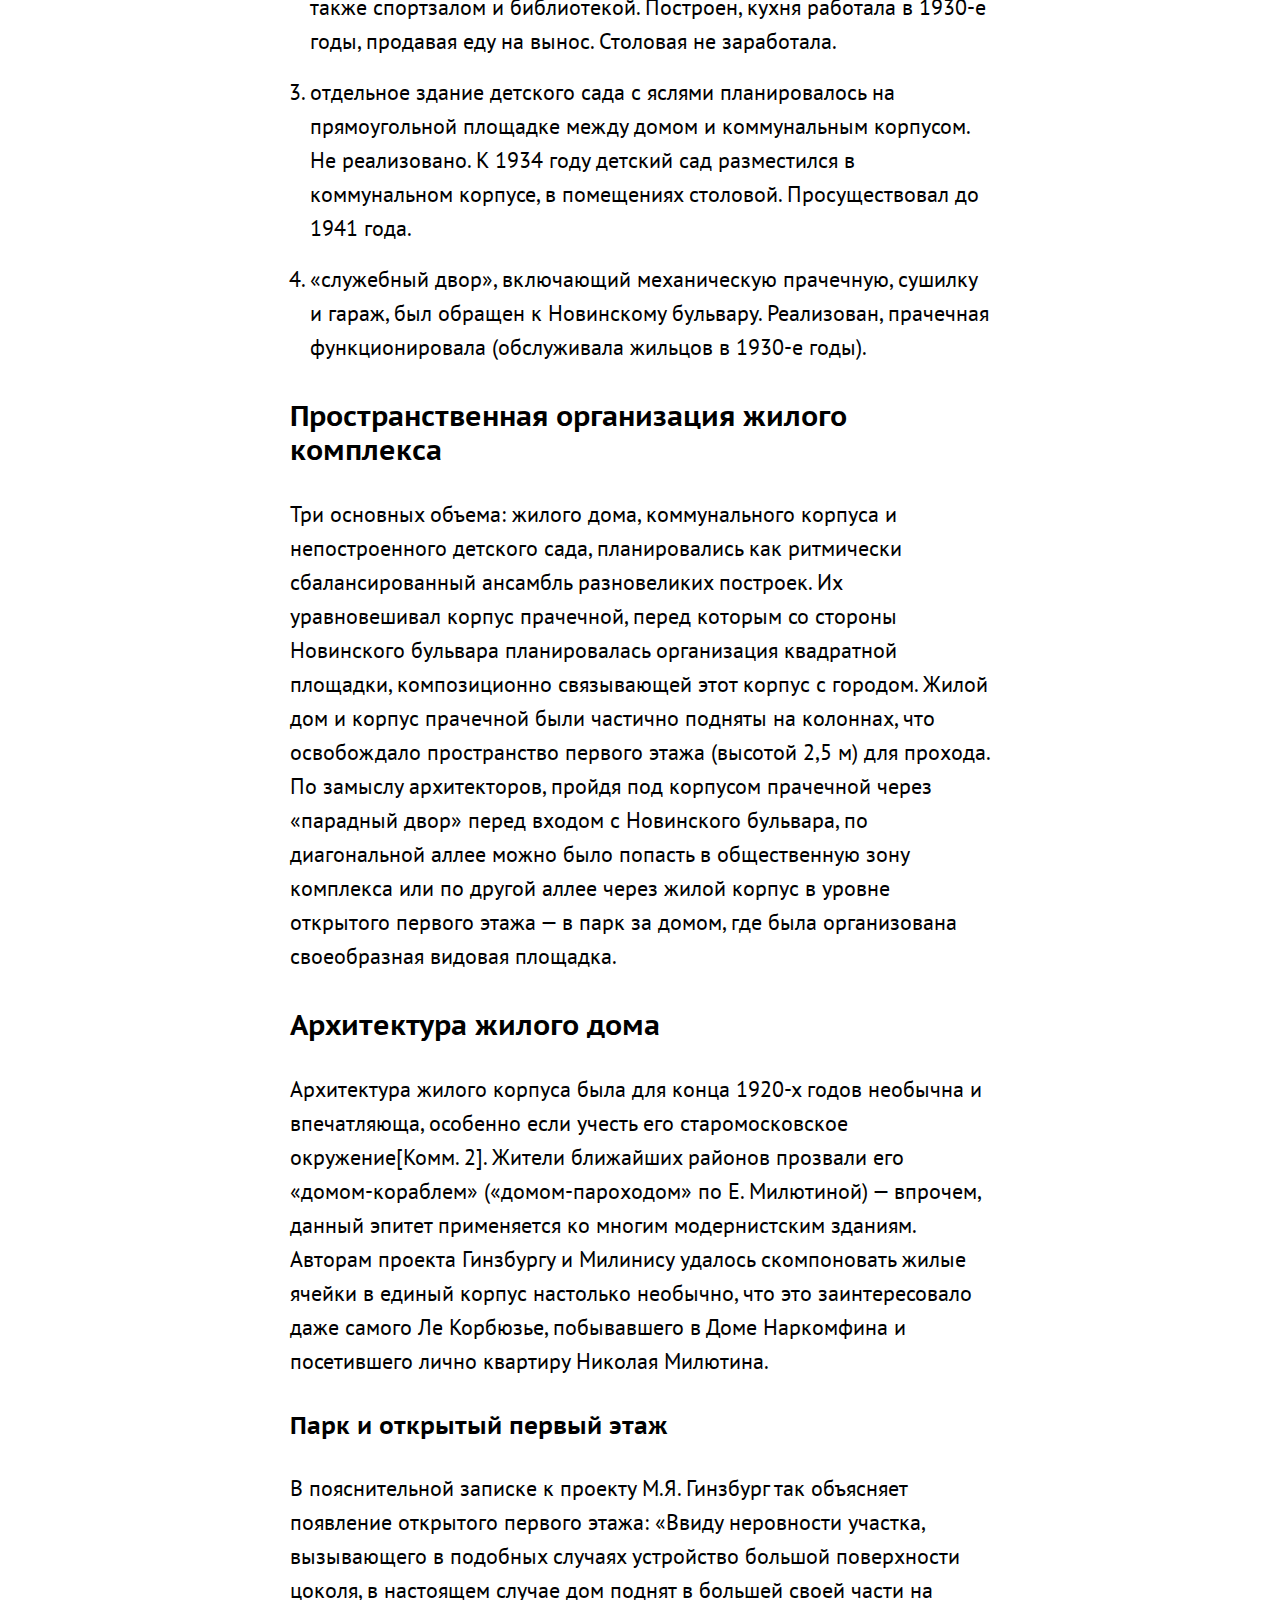
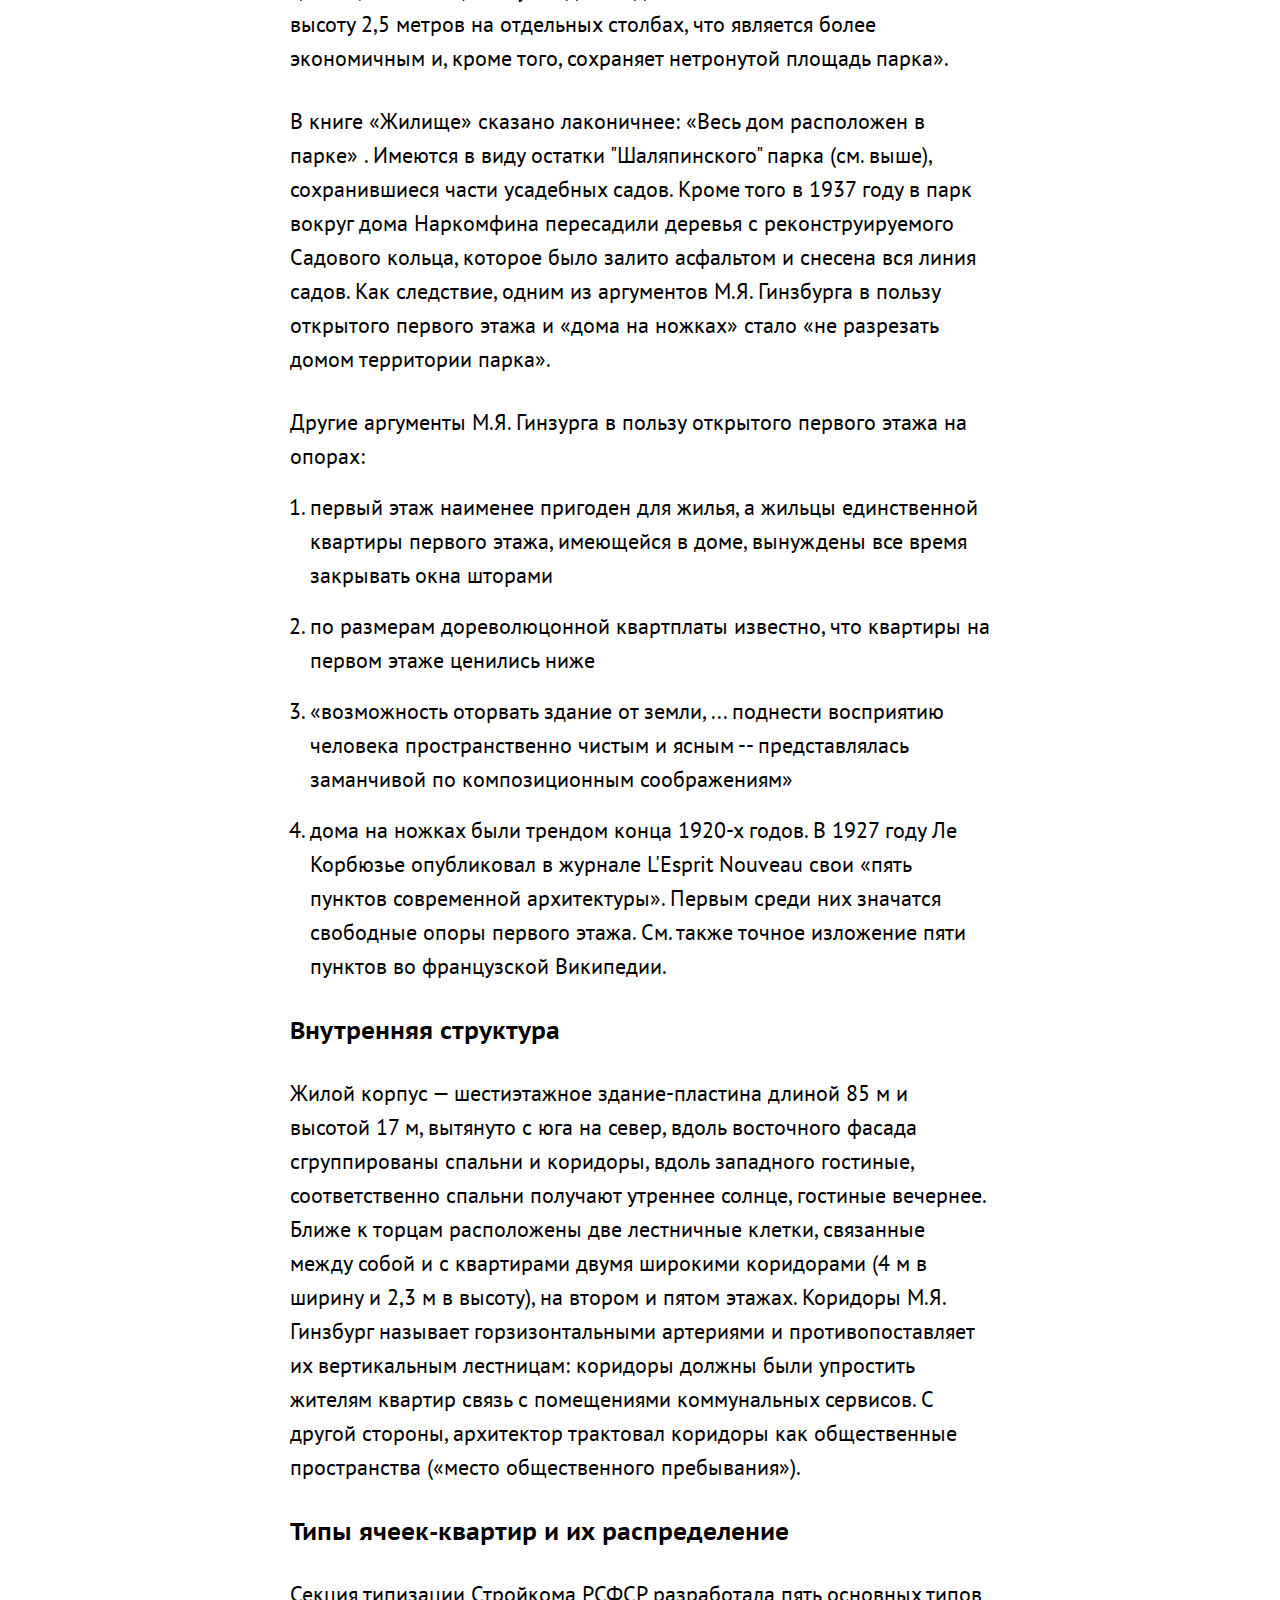
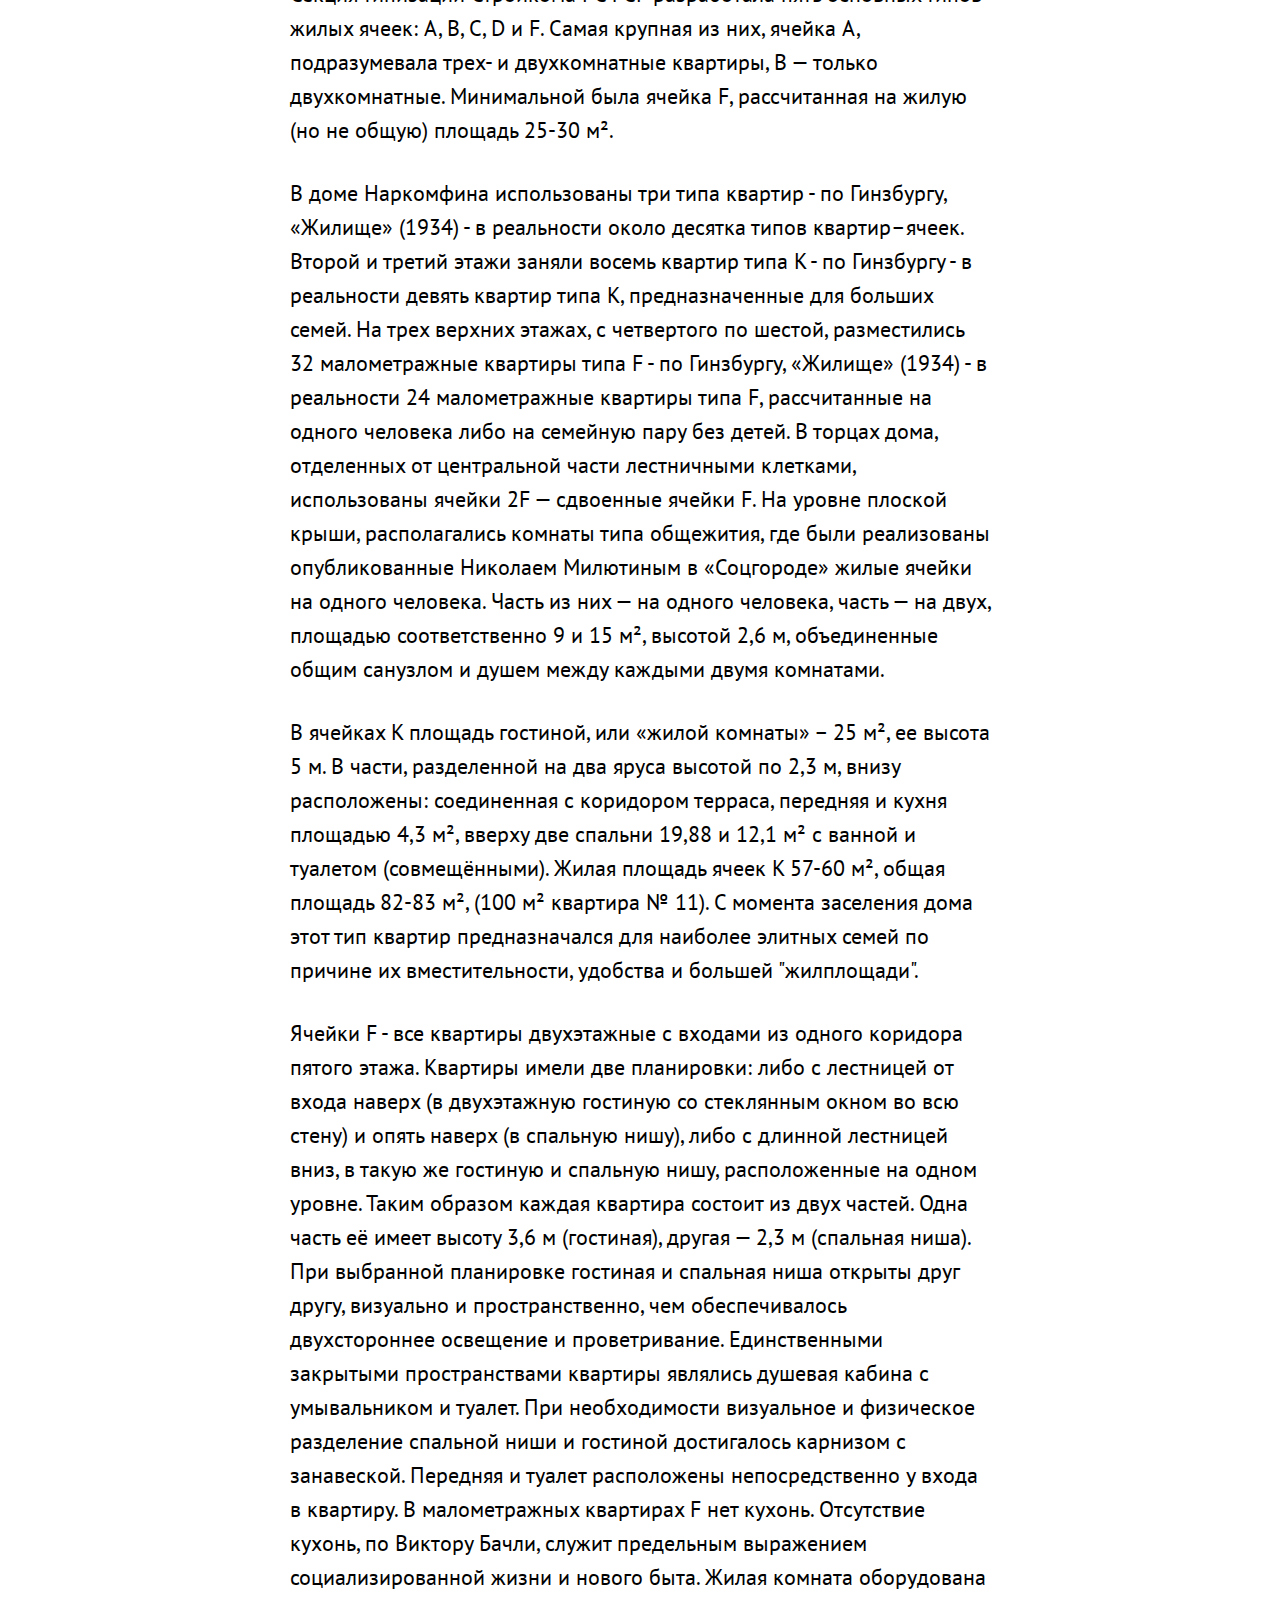
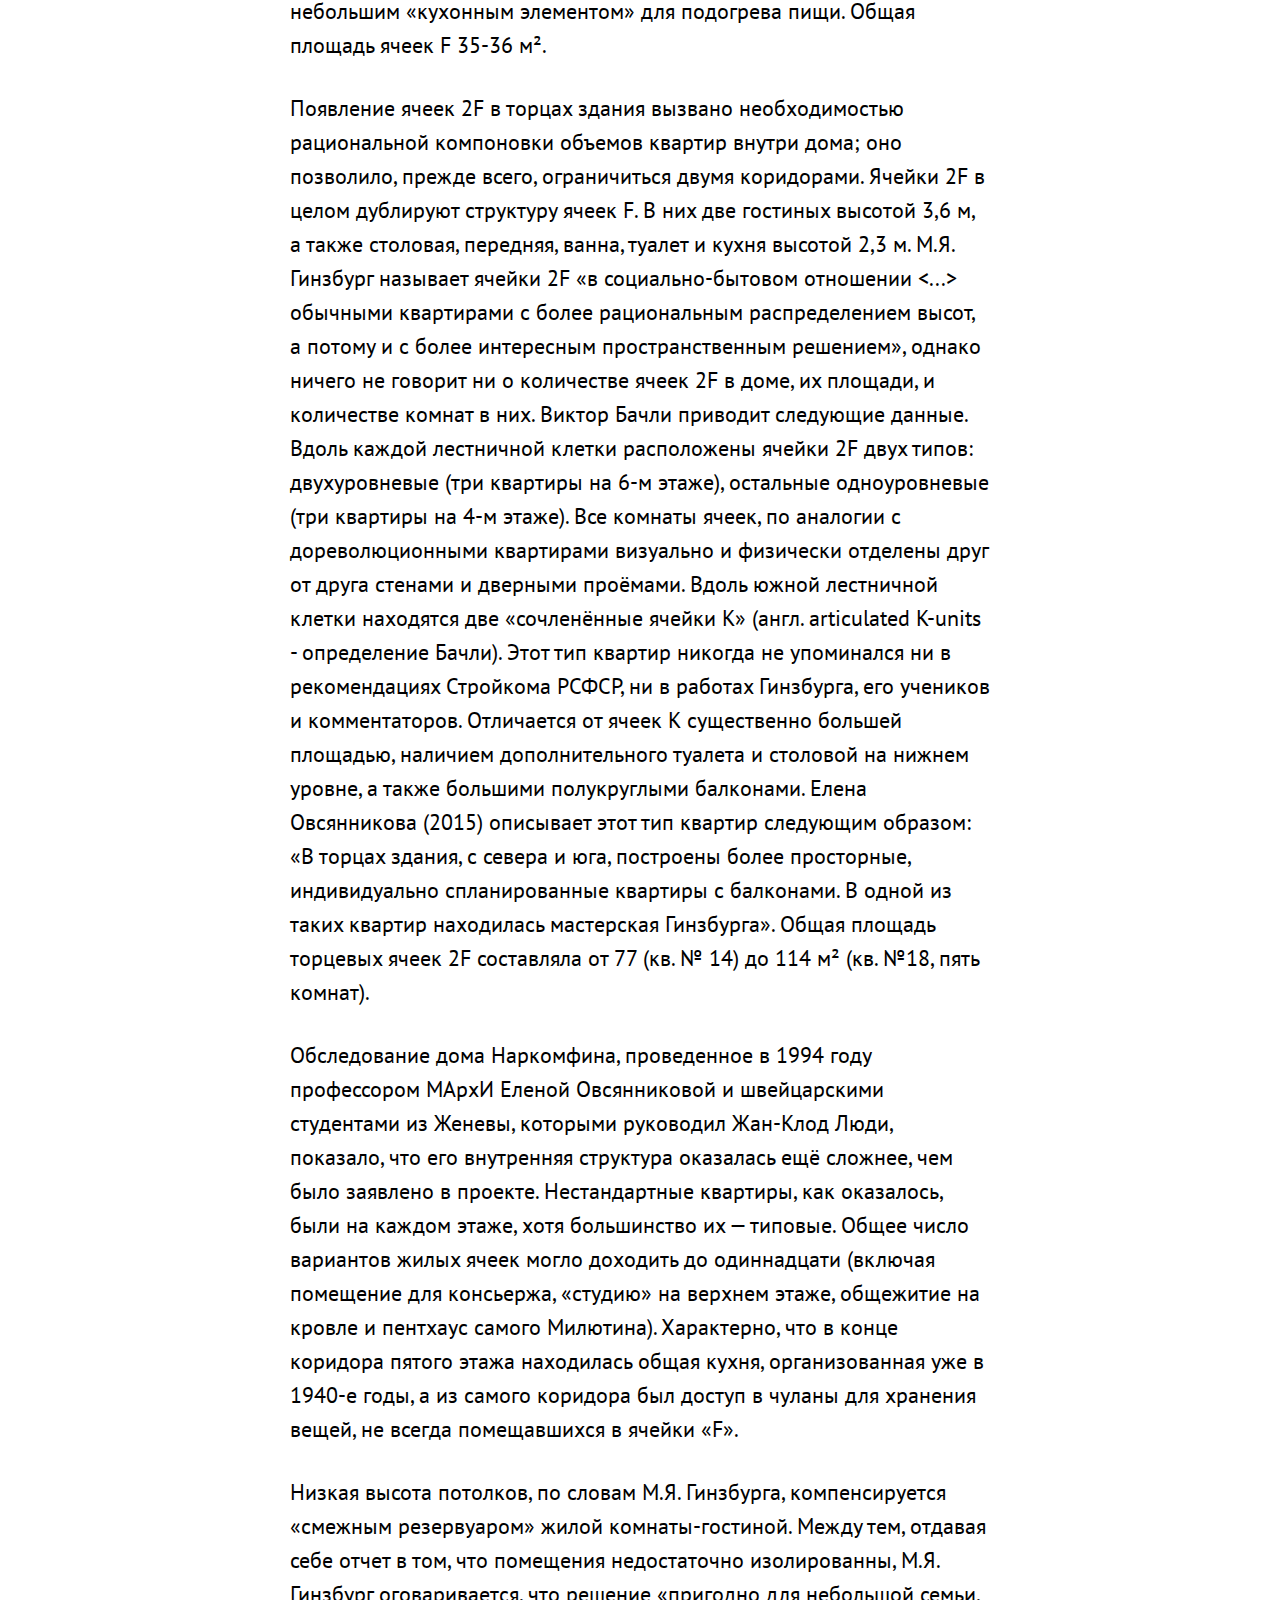
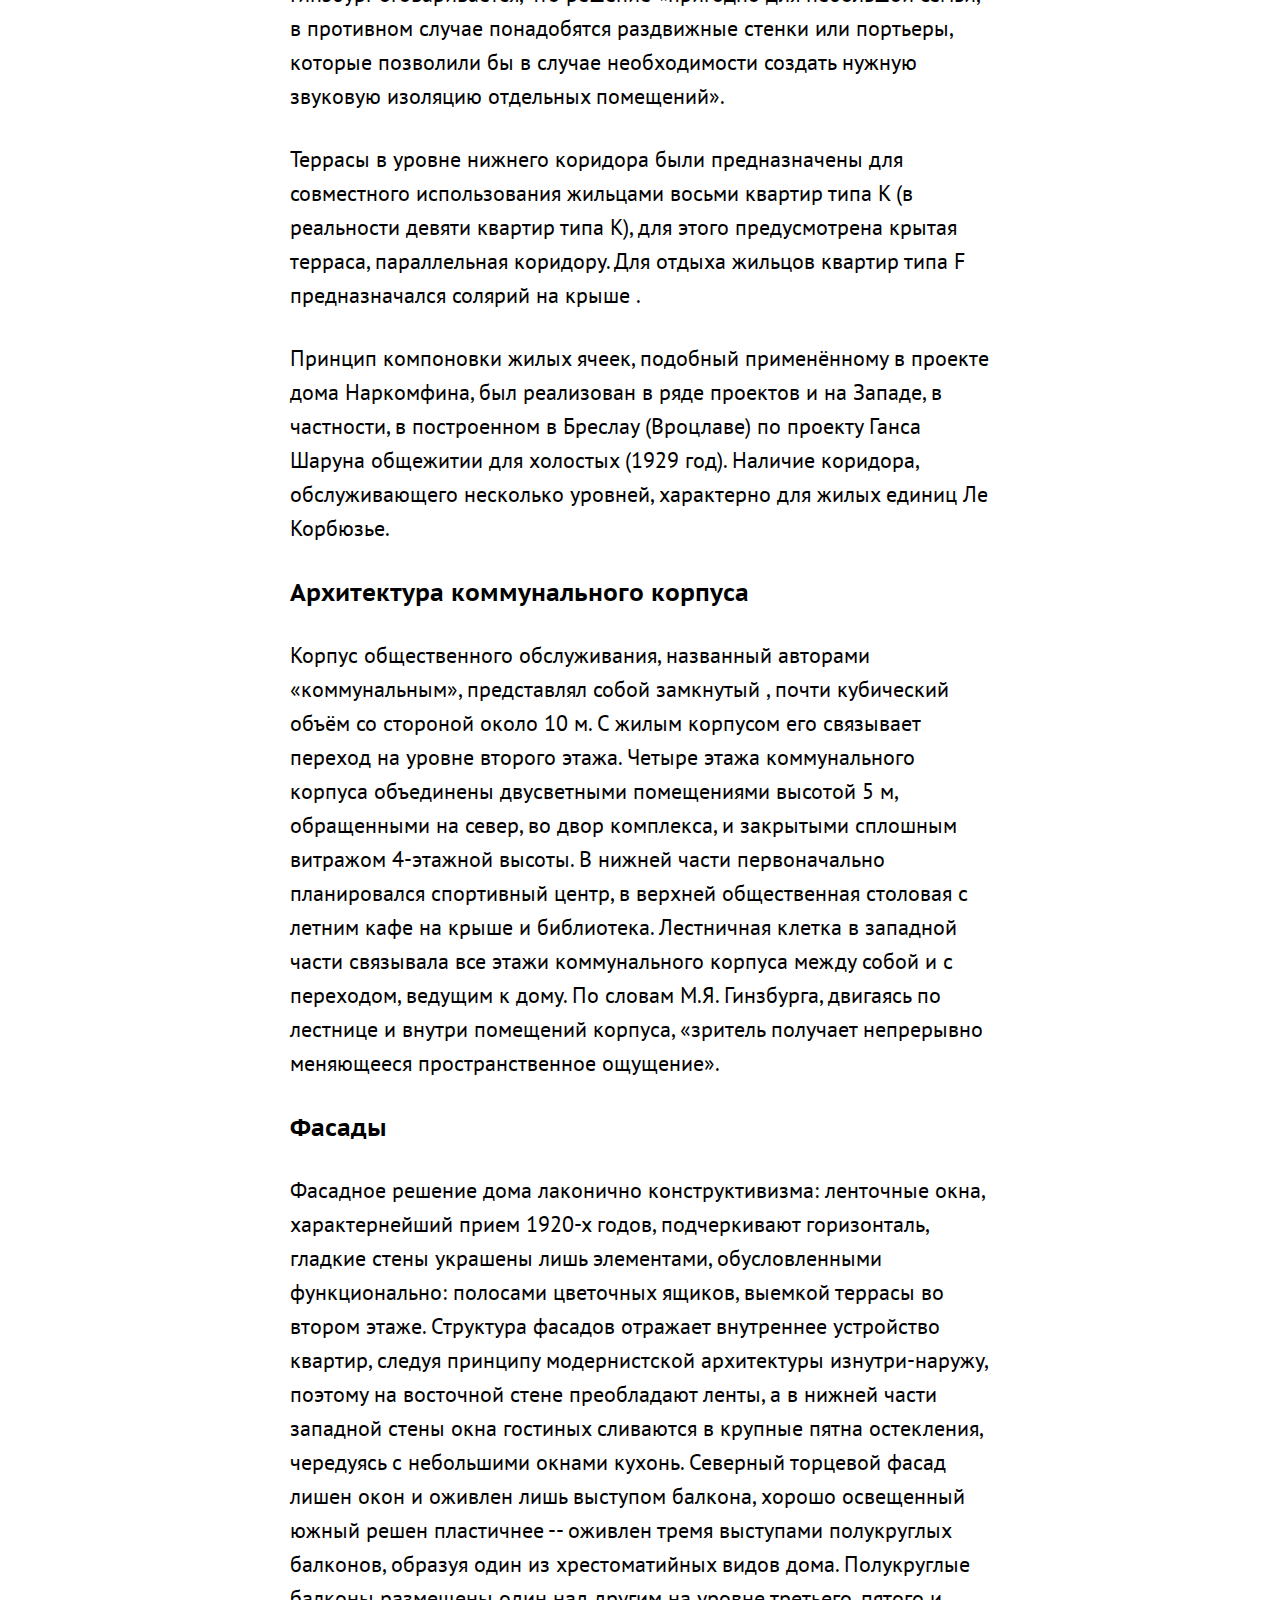
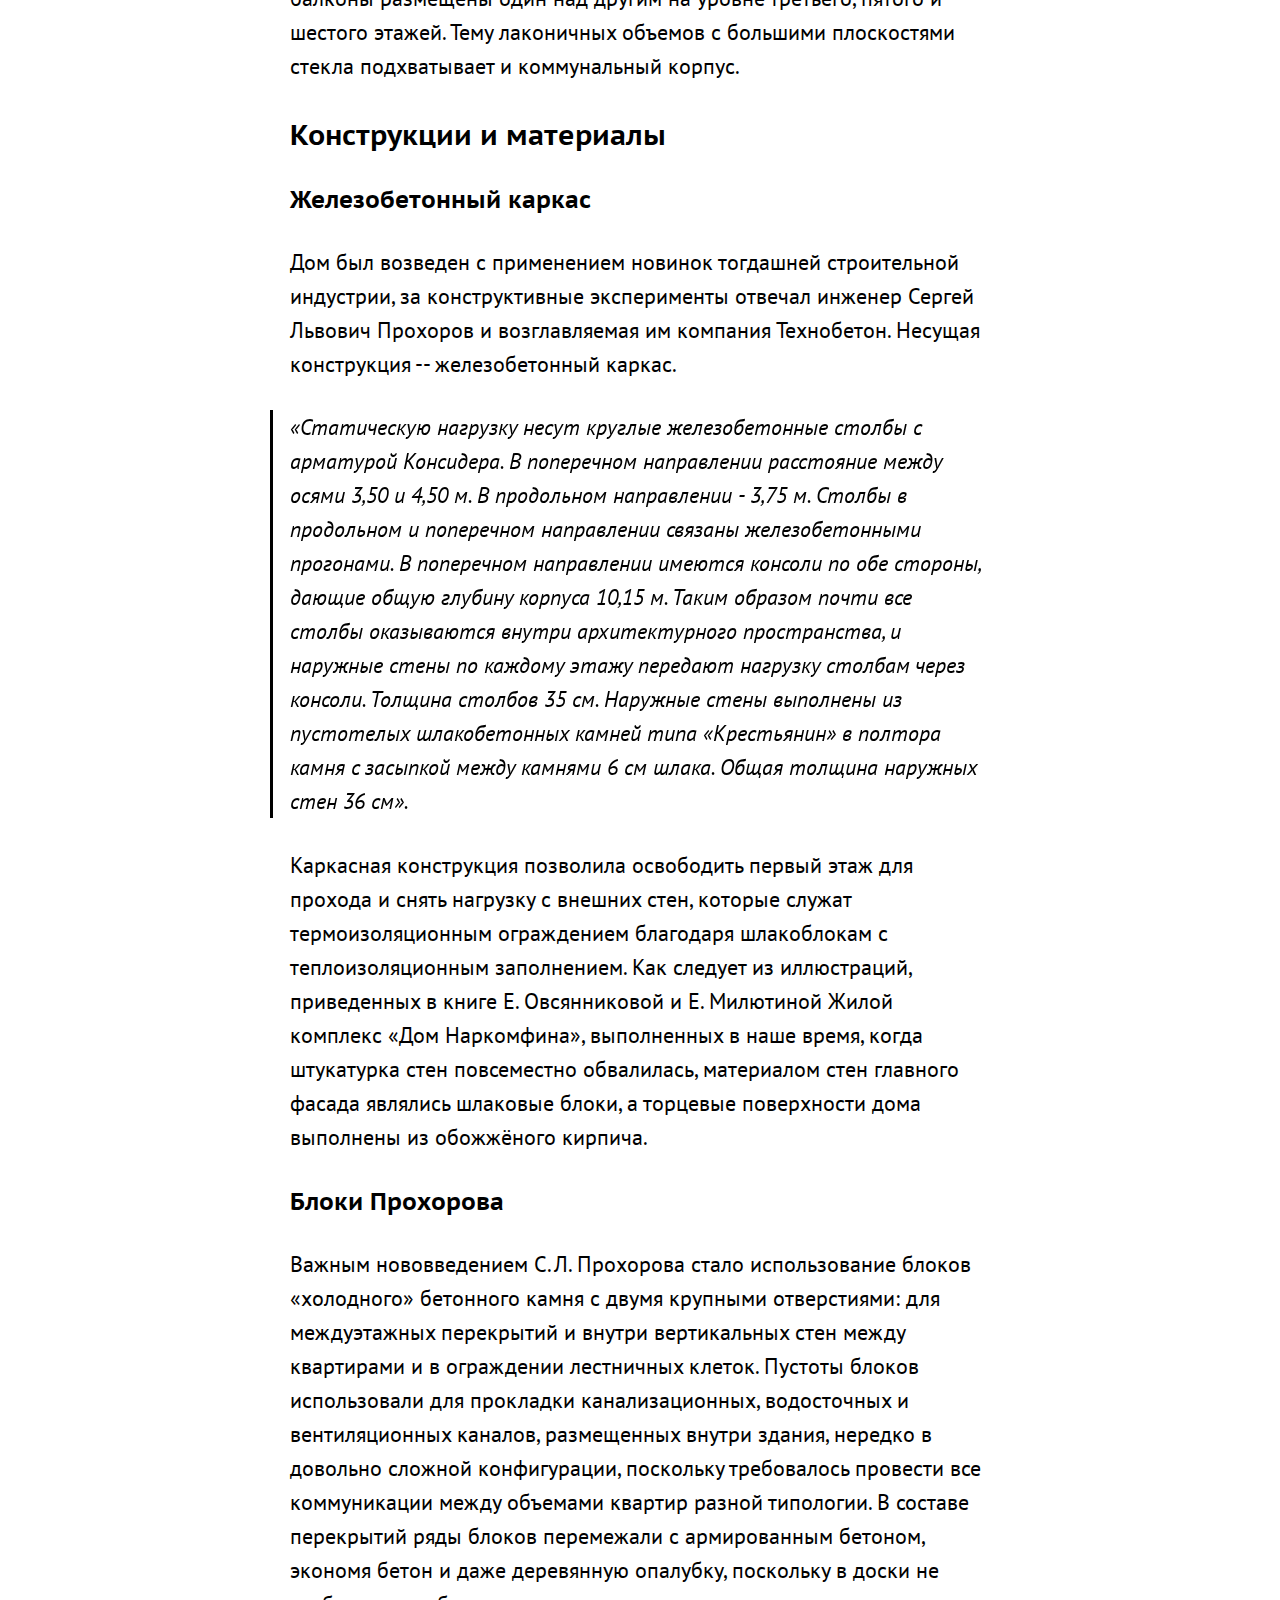
<file: narkomfin.html>
<!DOCTYPE html>
<html lang="ru">
<head>
  <meta charset="UTF-8">
  <meta name="viewport" content="width=device-width, initial-scale=1.0">
  <title>Дом Наркомфина index</title>
  <link rel="stylesheet" href="css/style.css">
</head>
<body>
  <menu>
    <a href="posts.html">Лента</a>
    <a href="#">О проекте</a>
  </menu>
  <nav>
    <ul>
      <li><a href="#h1-about">Дом Наркомфина</a></li>
      <li>
        <a href="#h2-history">История создания</a>
        <ul>
          <li><a href="#h3-ideology">Идеология</a></li>
        </ul>
      </li>
      <li><a href="#h2-place">Участок</a></li>
      <li>
        <a href="#h2-architecture">Архитектура</a>
        <ul>
          <li><a href="#h3-buildings">Состав жилого комплекса</a></li>
          <li><a href="#h3-organisation">Пространственная организация комплекса</a></li>
          <li><a href="#h3-architecture">Архитектура жилого дома</a></li>
          <li><a href="#h3-material">Конструкции и материалы</a></li>
          <li><a href="#h3-interior">Интерьеры</a></li>
        </ul>
      </li>
      <li>
        <a href="#h2-critics">Критика проекта</a>
        <ul>
          <li><a href="#h3-tech">С технической стороны</a></li>
          <li><a href="#h3-live">С бытовой стороны</a></li>
        </ul>
      </li>
      <li>
        <a href="#">История эксплуатации и проект реставрации</a>
        <ul>
          <li><a href="#h3-environment">Развитие городского окружения</a></li>
          <li><a href="#h3-renovation">Перестройки</a></li>
          <li><a href="#h3-reasons">Причины ветхости дома</a></li>
          <li><a href="#h3-history">Новейшая история дома и реставрация</a></li>
        </ul>
      </li>
      <li><a href="#h2-influence">Значение проекта в исторической перспективе</a></li>
      <li>
        <a href="#h2-real-life">Реальная жизнь в доме Наркомфина</a>
        <ul>
          <li><a href="#h3-people">Известные жители</a></li>
        </ul>
      </li>
      <li><a href="#h3-more">См. также</a></li>
    </ul>
  </nav>
  <article>
    <h1 id="h1-about">Дом Наркомфина</h1>

    <p class="descr">Дом Наркомфина — один из ключевых памятников жилой архитектуры <a href="https://ru.wikipedia.org/wiki/Конструктивизм_(искусство)">конструктивизма</a>, «опытный дом переходного типа». Построен в <a href="https://ru.wikipedia.org/wiki/1928_год">1928</a>— <a href="https://ru.wikipedia.org/wiki/1930_год">1930</a> годах по проекту архитекторов <a href="https://ru.wikipedia.org/wiki/Гинзбург,_Моисей_Яковлевич">Моисея Гинзбурга</a>, <a href="https://ru.wikipedia.org/wiki/Милинис,_Игнатий_Францевич">Игнатия Милиниса</a> и инженера <a href="https://ru.wikipedia.org/wiki/Сергей_Львович_Прохоров">Сергея Прохорова</a> для работников <a href="https://ru.wikipedia.org/wiki/Народный_комиссариат_финансов_СССР">Народного комиссариата финансов СССР</a> (Наркомфина). Находится в Москве на Новинском бульваре по адресу дом № 25, корпус 1.</p>

    <img src="img/narcomfin.jpg" alt="Дом Наркомфина">

    <p>Долгое время находился в аварийном состоянии, был трижды включен в список «100 главных зданий мира, которым грозит уничтожение». В 2017 году началась реставрация по проекту мастерской Алексея Гинзбурга, внука <a href="https://ru.wikipedia.org/wiki/Гинзбург,_Моисей_Яковлевич">М.Я. Гинзбурга</a>.</p>

    <h2 id="h2-history">История создания жилого дома переходного типа</h2>

    <p>Дом Наркомфина, или 2-й дом Совнаркома РСФСР, стал одним из экспериментальных домов, построенных по результатам теоретических исследований Секции типизации Стройкома РСФСР, работавшей в 1928-1929 годы под руководством М.Я. Гинзбурга. Работе секции предшествовал конкурс на «эскизный проект жилого дома трудящихся», проведенный журналом «Современная архитектура» (Гинзбург подал на конкурс проект «Коммунального дома А-1»), выставка проектов конкурса в 1927 году., и строительство дома Госстраха на Малой Бронной (1926-1927, М.Я. Гинзбург и В.Н. Владимиров). И журнал, и конкурс, и работа Секции типизации были проектами ОСА (Объединения современных архитекторов).</p>

    <p>Работа Секции типизации, подробно описанная М.Я. Гинзбургом в книге «Жилище», началась с анализа типологии «дореволюционного «доходного дома» и состояла в достижении максимально эффективных параметров использования объема жилого пространства при сохранении его комфортности. Было разработано несколько типов квартир-ячеек, названных буквами от A до F. Результаты исследования секции М.Я. Гинзбург доложил на пленуме Стройкома РСФСР, где было принято постановление, рекомендовавшее несколько жилых ячеек к массовому строительству, а остальные — к опытно-показательному, начиная с 1928 года. Согласно этому постановлению было построено шесть «экспериментальных коммунальных домов переходного типа» в Москве, Свердловске и Саратове, причем в строительстве трех из них участвовал сам М.Я. Гинзбург. С.О. Хан-Магомедов называет дом Наркомата финансов самым интересным из этих шести домов .</p>

    <p>Определенную роль в формулировании и решении проблемы создания жилого дома нового типа на примере дома Наркомата финансов сыграл Николай Милютин, известный как автор схем социалистического расселения и градостроительных концепций соцгорода, который в указанные годы (1924—1929) исполнял обязанности наркома финансов РСФСР и выступал в качестве заказчика жилого комплекса. По теории Милютина, отражавшей правительственную установку, «значительное повышение жизненного уровня рабочих и развитие обобществлённых форм обслуживания бытовых нужд трудящихся (общественное питание, ясли, детские сады, клубы и т.п.) постепенно уничтожают значение семьи как хозяйственного соединения. Этот процесс неизбежно приведёт, в конечном счёте, к полной переделке семейных форм общежития. <...> Задача раскрепощения женщины от мелкого домашнего хозяйства и вовлечение её в произодство заставляет нас ставить вопрос о всемерном содействии этому процессу». Задача реализации этих принципов и была поставлена перед авторами проекта. Согласно Екатерине Милютиной, это был дом «нового быта».</p>

    <p>Сметная стоимость строительства составила 10 млн. рублей. Строительство жилого корпуса осуществлялось под наблюдением комиссии, возглавляемой Н.А. Милютиным. Коммунальный корпус и корпус прачечной строились без утвержденных чертежей.</p>

    <h3 id="h3-ideology">Идеология</h3>

    <p>Идеи, связанные с планировочной и объемной структурой, также как и с функциональным наполнением дома, изложены в книге М.Я. Гинзбурга «Жилище», где работе Секции типизации посвящена одна глава, а дому Наркомфина — три главы; идеология дома также была озвучена М.Я. Гинзбургом на пленуме Стройкома. Согласно М.Я. Гинзбургу, анализ типов жилья в доходном доме показывает, что его «экономический эффект» был более высоким, чем «массовое жилищное строительство Москвы первых лет после революции» (т.н. моссоветское строительство).</p>

    <p>Работа Секции типизации шла по пути «урезывания и уплотнения обслуживающих площадей» взятой за прототип типологии доходного дома: вначале удалили вторые лестницы и комнаты домработниц, затем оптимизировали коридоры, передние, ванные комнаты и кухни, сохраняя объем и высоту жилых помещений и урезая как площадь, так и высоту подсобных. Приведенные в книге расчеты эффективности использования жилого пространства построены на рассмотрении отношения кубатуры к жилой площади квартир и параметра k (k=W/P, соотношение общей кубатуры здания к полезной площади жилых ячеек). М.Я. Гинзбург ссылается как на расчеты, так и на «опытную работу передовых архитекторов Запада».</p>

    <p>Основной акцент архитекторы сделали на встроенную мебель и компактные сантехнические ячейки. Именно отсюда берёт начало практика совмещения ванной комнаты с туалетом, знакомая нескольким поколениям советских людей. «Они пытались сократить лишние движения обитателей квартир, а также считали необходимым предложить им питаться в общественных столовых, мыться в общественных банях, сдавать бельё в механические прачечные, читать и отдыхать в библиотеках и клубах».</p>

    <p>Дом Наркомата финансов нередко называют «домом-коммуной», что неверно: автор проекта М.Я. Гинзбург противопоставлял свой «дом переходного типа» (от «буржуазного» дома к «социалистической» коммуне, поскольку в нём не полностью уничтожалась семейная структура, как это предполагалось в домах-коммунах) практике домов-коммун и жестко критиковал последнюю:</p>

    <blockquote cite="http://https://ru.wikipedia.org/wiki/Дом_Наркомфина">
      «...конвейер, по которому течет здесь нормированная жизнь, напоминает прусскую казарму <...> Нет нужды доказывать абстрактную утопичность и ошибочную социальную сущность всех этих проектов. <...> Нельзя не заметить во всей этой программе механического процесса увеличения до астрономических размеров молекулярных элементов бытового уклада старой семьи».
    </blockquote>

    <p>В предложениях секции Стройкома нет ни слова о навязывании фиксированного распорядка дня, практикуемого в домах-коммунах, даже в проектах общежитий, ни об уничтожении традиционного семейного уклада. Цель «способствовать быстрейшему безболезненному переходу к более высоким формам хозяйства» авторами дома Наркомфина также озвучивалась: именно для этого был запланирован развитый коммунальный блок с функциями общественного питания, стирки, уборки и присмотра за детьми — также как и минимальный размер кухонь в квартирах. Между тем М.Я. Гинзбург подчеркивает:</p>

    <blockquote cite="http://https://ru.wikipedia.org/wiki/Дом_Наркомфина">
      «мы сочли совершенно необходимым создание ряда моментов, стимулирующих переход на более высокую форму социально-бытового уклада, но не декретирующих этот переход».
    </blockquote>

    <p>Рассматривая дом Наркомфина как опытный, М.Я. Гинзбург не считал его типовым и настаивал на том, что создание типовых проектов жилых домов — путь неправильный, ведущий к «однообразию жилой застройки». Гинзбург считал важной «максимальную гибкость» стандартов и разработку таких стандартных элементов, «которые можно было бы всячески комбинировать <...> варьировать типы жилья, используя одни и те же стандартные элементы".</p>

    <h2 id="h2-space">Участок</h2>

    <p>Под строительство дома для работников Наркомата финансов в апреле 1929 года была отведена территория двух усадеб, выходивших на Новинский бульвар — так называемый "Шаляпинский" парк , зеленое пространство за рядом домов XIX в. вдоль Садового кольца, в одном из которых в 1910-1922 годы жил Ф.И. Шаляпин. Территория полого спускается к Пресненскому пруду, который к 1925 году был забран на этом отрезке в трубу. Планы застройки предусматривали полный снос существующих домов и дворов, включая флигели и двор дома Шаляпина, но в итоге ни одно строение при строительстве дома Наркомфина не снесли. Под домом течет река Синичка, заключенная в трубу.</p>

    <h2 id="h2-architecture">Архитектура</h2>

    <h3 id="h3-buildings">Состав жилого комплекса</h3>

    <p>В проектной документации дом именовался 2-м домом СНК. Согласно проекту, комплекс должен был состоять из четырех корпусов:</p>

    <ol>
      <li>жилого, на 50 семей и приблизительно 200 человек. Построен.</li>
      <li>коммунального, соединенного с жилым теплым навесным переходом: с кухней, двумя столовыми — крытой внутри и летней на крыше, а также спортзалом и библиотекой. Построен, кухня работала в 1930-е годы, продавая еду на вынос. Столовая не заработала.</li>
      <li>отдельное здание детского сада с яслями планировалось на прямоугольной площадке между домом и коммунальным корпусом. Не реализовано. К 1934 году детский сад разместился в коммунальном корпусе, в помещениях столовой. Просуществовал до 1941 года.</li>
      <li>«служебный двор», включающий механическую прачечную, сушилку и гараж, был обращен к Новинскому бульвару. Реализован, прачечная функционировала (обслуживала жильцов в 1930-е годы).</li>
    </ol>

    <h3 id="organisation">Пространственная организация жилого комплекса</h3>

    <p>Три основных объема: жилого дома, коммунального корпуса и непостроенного детского сада, планировались как ритмически сбалансированный ансамбль разновеликих построек. Их уравновешивал корпус прачечной, перед которым со стороны Новинского бульвара планировалась организация квадратной площадки, композиционно связывающей этот корпус с городом. Жилой дом и корпус прачечной были частично подняты на колоннах, что освобождало пространство первого этажа (высотой 2,5 м) для прохода. По замыслу архитекторов, пройдя под корпусом прачечной через «парадный двор» перед входом с Новинского бульвара, по диагональной аллее можно было попасть в общественную зону комплекса или по другой аллее через жилой корпус в уровне открытого первого этажа — в парк за домом, где была организована своеобразная видовая площадка.</p>

    <h3 id="h3-architecture">Архитектура жилого дома</h3>

    <p>Архитектура жилого корпуса была для конца 1920-х годов необычна и впечатляюща, особенно если учесть его старомосковское окружение[Комм. 2]. Жители ближайших районов прозвали его «домом-кораблем» («домом-пароходом» по Е. Милютиной) — впрочем, данный эпитет применяется ко многим модернистским зданиям. Авторам проекта Гинзбургу и Милинису удалось скомпоновать жилые ячейки в единый корпус настолько необычно, что это заинтересовало даже самого Ле Корбюзье, побывавшего в Доме Наркомфина и посетившего лично квартиру Николая Милютина.</p>

    <h4>Парк и открытый первый этаж</h4>

    <p>В пояснительной записке к проекту М.Я. Гинзбург так объясняет появление открытого первого этажа: «Ввиду неровности участка, вызывающего в подобных случаях устройство большой поверхности цоколя, в настоящем случае дом поднят в большей своей части на высоту 2,5 метров на отдельных столбах, что является более экономичным и, кроме того, сохраняет нетронутой площадь парка».</p>

    <p>В книге «Жилище» сказано лаконичнее: «Весь дом расположен в парке» . Имеются в виду остатки "Шаляпинского" парка (см. выше), сохранившиеся части усадебных садов. Кроме того в 1937 году в парк вокруг дома Наркомфина пересадили деревья с реконструируемого Садового кольца, которое было залито асфальтом и снесена вся линия садов. Как следствие, одним из аргументов М.Я. Гинзбурга в пользу открытого первого этажа и «дома на ножках» стало «не разрезать домом территории парка».</p>

    <p>Другие аргументы М.Я. Гинзурга в пользу открытого первого этажа на опорах:</p>

    <ol>
      <li>первый этаж наименее пригоден для жилья, а жильцы единственной квартиры первого этажа, имеющейся в доме, вынуждены все время закрывать окна шторами</li>
      <li>по размерам дореволюцонной квартплаты известно, что квартиры на первом этаже ценились ниже</li>
      <li>«возможность оторвать здание от земли, ... поднести восприятию человека пространственно чистым и ясным -- представлялась заманчивой по композиционным соображениям»</li>
      <li>дома на ножках были трендом конца 1920-х годов. В 1927 году Ле Корбюзье опубликовал в журнале L'Esprit Nouveau свои «пять пунктов современной архитектуры». Первым среди них значатся свободные опоры первого этажа. См. также точное изложение пяти пунктов во французской Википедии.</li>
    </ol>

    <h4>Внутренняя структура</h4>

    <p>Жилой корпус — шестиэтажное здание-пластина длиной 85 м и высотой 17 м, вытянуто с юга на север, вдоль восточного фасада сгруппированы спальни и коридоры, вдоль западного гостиные, соответственно спальни получают утреннее солнце, гостиные вечернее. Ближе к торцам расположены две лестничные клетки, связанные между собой и с квартирами двумя широкими коридорами (4 м в ширину и 2,3 м в высоту), на втором и пятом этажах. Коридоры М.Я. Гинзбург называет горзизонтальными артериями и противопоставляет их вертикальным лестницам: коридоры должны были упростить жителям квартир связь с помещениями коммунальных сервисов. С другой стороны, архитектор трактовал коридоры как общественные пространства («место общественного пребывания»).</p>

    <h4>Типы ячеек-квартир и их распределение</h4>

    <p>Секция типизации Стройкома РСФСР разработала пять основных типов жилых ячеек: A, B, C, D и F. Самая крупная из них, ячейка A, подразумевала трех- и двухкомнатные квартиры, B — только двухкомнатные. Минимальной была ячейка F, рассчитанная на жилую (но не общую) площадь 25-30 м².</p>

    <p>В доме Наркомфина использованы три типа квартир - по Гинзбургу, «Жилище» (1934) - в реальности около десятка типов квартир–ячеек. Второй и третий этажи заняли восемь квартир типа K - по Гинзбургу - в реальности девять квартир типа K, предназначенные для больших семей. На трех верхних этажах, с четвертого по шестой, разместились 32 малометражные квартиры типа F - по Гинзбургу, «Жилище» (1934) - в реальности 24 малометражные квартиры типа F, рассчитанные на одного человека либо на семейную пару без детей. В торцах дома, отделенных от центральной части лестничными клетками, использованы ячейки 2F — сдвоенные ячейки F. На уровне плоской крыши, располагались комнаты типа общежития, где были реализованы опубликованные Николаем Милютиным в «Соцгороде» жилые ячейки на одного человека. Часть из них — на одного человека, часть — на двух, площадью соответственно 9 и 15 м², высотой 2,6 м, объединенные общим санузлом и душем между каждыми двумя комнатами.</p>

    <p>В ячейках K площадь гостиной, или «жилой комнаты» – 25 м², ее высота 5 м. В части, разделенной на два яруса высотой по 2,3 м, внизу расположены: соединенная с коридором терраса, передняя и кухня площадью 4,3 м², вверху две спальни 19,88 и 12,1 м² с ванной и туалетом (совмещёнными). Жилая площадь ячеек K 57-60 м², общая площадь 82-83 м², (100 м² квартира № 11). С момента заселения дома этот тип квартир предназначался для наиболее элитных семей по причине их вместительности, удобства и большей "жилплощади".</p>

    <p>Ячейки F - все квартиры двухэтажные с входами из одного коридора пятого этажа. Квартиры имели две планировки: либо с лестницей от входа наверх (в двухэтажную гостиную со стеклянным окном во всю стену) и опять наверх (в спальную нишу), либо с длинной лестницей вниз, в такую же гостиную и спальную нишу, расположенные на одном уровне. Таким образом каждая квартира состоит из двух частей. Одна часть её имеет высоту 3,6 м (гостиная), другая — 2,3 м (спальная ниша). При выбранной планировке гостиная и спальная ниша открыты друг другу, визуально и пространственно, чем обеспечивалось двухстороннее освещение и проветривание. Единственными закрытыми пространствами квартиры являлись душевая кабина с умывальником и туалет. При необходимости визуальное и физическое разделение спальной ниши и гостиной достигалось карнизом с занавеской. Передняя и туалет расположены непосредственно у входа в квартиру. В малометражных квартирах F нет кухонь. Отсутствие кухонь, по Виктору Бачли, служит предельным выражением социализированной жизни и нового быта. Жилая комната оборудована небольшим «кухонным элементом» для подогрева пищи. Общая площадь ячеек F 35-36 м².</p>

    <p>Появление ячеек 2F в торцах здания вызвано необходимостью рациональной компоновки объемов квартир внутри дома; оно позволило, прежде всего, ограничиться двумя коридорами. Ячейки 2F в целом дублируют структуру ячеек F. В них две гостиных высотой 3,6 м, а также столовая, передняя, ванна, туалет и кухня высотой 2,3 м. М.Я. Гинзбург называет ячейки 2F «в социально-бытовом отношении <...> обычными квартирами с более рациональным распределением высот, а потому и с более интересным пространственным решением», однако ничего не говорит ни о количестве ячеек 2F в доме, их площади, и количестве комнат в них. Виктор Бачли приводит следующие данные. Вдоль каждой лестничной клетки расположены ячейки 2F двух типов: двухуровневые (три квартиры на 6-м этаже), остальные одноуровневые (три квартиры на 4-м этаже). Все комнаты ячеек, по аналогии с дореволюционными квартирами визуально и физически отделены друг от друга стенами и дверными проёмами. Вдоль южной лестничной клетки находятся две «сочленённые ячейки К» (англ. articulated K-units - определение Бачли). Этот тип квартир никогда не упоминался ни в рекомендациях Стройкома РСФСР, ни в работах Гинзбурга, его учеников и комментаторов. Отличается от ячеек К существенно большей площадью, наличием дополнительного туалета и столовой на нижнем уровне, а также большими полукруглыми балконами. Елена Овсянникова (2015) описывает этот тип квартир следующим образом: «В торцах здания, с севера и юга, построены более просторные, индивидуально спланированные квартиры с балконами. В одной из таких квартир находилась мастерская Гинзбурга». Общая площадь торцевых ячеек 2F составляла от 77 (кв. № 14) до 114 м² (кв. №18, пять комнат).</p>

    <p>Обследование дома Наркомфина, проведенное в 1994 году профессором МАрхИ Еленой Овсянниковой и швейцарскими студентами из Женевы, которыми руководил Жан-Клод Люди, показало, что его внутренняя структура оказалась ещё сложнее, чем было заявлено в проекте. Нестандартные квартиры, как оказалось, были на каждом этаже, хотя большинство их — типовые. Общее число вариантов жилых ячеек могло доходить до одиннадцати (включая помещение для консьержа, «студию» на верхнем этаже, общежитие на кровле и пентхаус самого Милютина). Характерно, что в конце коридора пятого этажа находилась общая кухня, организованная уже в 1940-е годы, а из самого коридора был доступ в чуланы для хранения вещей, не всегда помещавшихся в ячейки «F».</p>

    <p>Низкая высота потолков, по словам М.Я. Гинзбурга, компенсируется «смежным резервуаром» жилой комнаты-гостиной. Между тем, отдавая себе отчет в том, что помещения недостаточно изолированны, М.Я. Гинзбург оговаривается, что решение «пригодно для небольшой семьи, в противном случае понадобятся раздвижные стенки или портьеры, которые позволили бы в случае необходимости создать нужную звуковую изоляцию отдельных помещений».</p>

    <p>Террасы в уровне нижнего коридора были предназначены для совместного использования жильцами восьми квартир типа K (в реальности девяти квартир типа К), для этого предусмотрена крытая терраса, параллельная коридору. Для отдыха жильцов квартир типа F предназначался солярий на крыше .</p>

    <p>Принцип компоновки жилых ячеек, подобный применённому в проекте дома Наркомфина, был реализован в ряде проектов и на Западе, в частности, в построенном в Бреслау (Вроцлаве) по проекту Ганса Шаруна общежитии для холостых (1929 год). Наличие коридора, обслуживающего несколько уровней, характерно для жилых единиц Ле Корбюзье.</p>

    <h4>Архитектура коммунального корпуса</h4>

    <p>Корпус общественного обслуживания, названный авторами «коммунальным», представлял собой замкнутый , почти кубический объём со стороной около 10 м. С жилым корпусом его связывает переход на уровне второго этажа. Четыре этажа коммунального корпуса объединены двусветными помещениями высотой 5 м, обращенными на север, во двор комплекса, и закрытыми сплошным витражом 4-этажной высоты. В нижней части первоначально планировался спортивный центр, в верхней общественная столовая с летним кафе на крыше и библиотека. Лестничная клетка в западной части связывала все этажи коммунального корпуса между собой и с переходом, ведущим к дому. По словам М.Я. Гинзбурга, двигаясь по лестнице и внутри помещений корпуса, «зритель получает непрерывно меняющееся пространственное ощущение».</p>

    <h4>Фасады</h4>

    <p>Фасадное решение дома лаконично конструктивизма: ленточные окна, характернейший прием 1920-х годов, подчеркивают горизонталь, гладкие стены украшены лишь элементами, обусловленными функционально: полосами цветочных ящиков, выемкой террасы во втором этаже. Структура фасадов отражает внутреннее устройство квартир, следуя принципу модернистской архитектуры изнутри-наружу, поэтому на восточной стене преобладают ленты, а в нижней части западной стены окна гостиных сливаются в крупные пятна остекления, чередуясь с небольшими окнами кухонь. Северный торцевой фасад лишен окон и оживлен лишь выступом балкона, хорошо освещенный южный решен пластичнее -- оживлен тремя выступами полукруглых балконов, образуя один из хрестоматийных видов дома. Полукруглые балконы размещены один над другим на уровне третьего, пятого и шестого этажей. Тему лаконичных объемов с большими плоскостями стекла подхватывает и коммунальный корпус.</p>

    <h3 id="h3-material">Конструкции и материалы</h3>

    <h4>Железобетонный каркас</h4>

    <p>Дом был возведен с применением новинок тогдашней строительной индустрии, за конструктивные эксперименты отвечал инженер Сергей Львович Прохоров и возглавляемая им компания Технобетон. Несущая конструкция -- железобетонный каркас.</p>

    <blockquote cite="http://https://ru.wikipedia.org/wiki/Дом_Наркомфина">
      «Статическую нагрузку несут круглые железобетонные столбы с арматурой Консидера. В поперечном направлении расстояние между осями 3,50 и 4,50 м. В продольном направлении - 3,75 м. Столбы в продольном и поперечном направлении связаны железобетонными прогонами. В поперечном направлении имеются консоли по обе стороны, дающие общую глубину корпуса 10,15 м. Таким образом почти все столбы оказываются внутри архитектурного пространства, и наружные стены по каждому этажу передают нагрузку столбам через консоли. Толщина столбов 35 см. Наружные стены выполнены из пустотелых шлакобетонных камней типа «Крестьянин» в полтора камня с засыпкой между камнями 6 см шлака. Общая толщина наружных стен 36 см».
    </blockquote>

    <p>Каркасная конструкция позволила освободить первый этаж для прохода и снять нагрузку с внешних стен, которые служат термоизоляционным ограждением благодаря шлакоблокам с теплоизоляционным заполнением. Как следует из иллюстраций, приведенных в книге Е. Овсянниковой и Е. Милютиной Жилой комплекс «Дом Наркомфина», выполненных в наше время, когда штукатурка стен повсеместно обвалилась, материалом стен главного фасада являлись шлаковые блоки, а торцевые поверхности дома выполнены из обожжёного кирпича.</p>

    <h4>Блоки Прохорова</h4>

    <p>Важным нововведением С.Л. Прохорова стало использование блоков «холодного» бетонного камня с двумя крупными отверстиями: для междуэтажных перекрытий и внутри вертикальных стен между квартирами и в ограждении лестничных клеток. Пустоты блоков использовали для прокладки канализационных, водосточных и вентиляционных каналов, размещенных внутри здания, нередко в довольно сложной конфигурации, поскольку требовалось провести все коммуникации между объемами квартир разной типологии. В составе перекрытий ряды блоков перемежали с армированным бетоном, экономя бетон и даже деревянную опалубку, поскольку в доски не требовалось забивать гвозди:</p>

    <blockquote cite="http://https://ru.wikipedia.org/wiki/Дом_Наркомфина">
      «...на расстояниях, равных длине камня, укладывались доски, подпертые деревянными стойками. На доски клались камни со специально оставляемыми промежутками. В промежутки укладывалась арматура, и все перекрытие бетонировалось. Получалась плита (5 см) с балками и промежутками, заполненными бетонными камнями».
    </blockquote>

    <p>«Холодные» блоки с двумя отверстиями М.Я. Гинзбург называет «обычными для немецкого бетонного строительства» (действительно, они известны, в частности, в практике Баухауса). С.Л. Прохоров организовал производство похожих блоков в крупными отверстиями прямо на стройплощадке дома Наркомфина с использованием станков для производства блоков «Крестьянин», куда подкладывались деревянные вкладыши для изготовления отверстий. Впоследствии они получили название «блоков Прохорова».</p>

    <h4>Другие экспериментальные материалы</h4>

    <p>Пол в квартирах был выполнен из 2-сантиметрового двухслойного ксилолита (древесный камень, в основе стружка, типологически материал подобен ДСП). Ксилолит укладывали по бетонной плите основания. Во внутриквартирных перегородках использовался фибролит и блоки «Крестьянин» в 1/2 блока; толщина перегородок 5 см (звукоизоляция в современном понимании в доме Наркомфина отсутствовала; ее планируется добавить при реставрации дома в 2017-2019 гг.). Для утепления железобетонных балок в местах их выхода на фасад (т.е. достаточно редко) использовался т.н. камышит, теплоизоляционный материал из сухой спрессованной травы.</p>

    <p>Плоская гольццементная кровля дома утеплена шлаком и снабжена водостоками, проведенными в теле дома. Технологические решения кровли с теплоизоляцией «торфоплитами» из прессованного торфа и гидроизоляцией битумом следовали схеме, разработанной ведущим германским специалистом по плоским крышам Эрнстом Маем.</p>

    <h3 id="interior">Интерьеры</h3>

    <h4>Освещение</h4>

    <p>Архитекторы дома Наркомфина уделяли большое внимание освещенности внутренних пространств. «Лучшей системой», зрительно расширяющей пространство, М.Я. Гинзбург называет «горизонтальную световую ленту, подтянутую к потолку». При этом по словам архитектора «горизонтальная лента дает значительно более равномерную освещенность». Расчеты коснулись и оптимальных отрезков стены выше и ниже окна: в обоих случаях оптимальной названа высота простенка 1 м сверху или снизу. Идеальным же решением признано сплошное остекление, апробированное в доме Наркомфина на примере витража коммунального корпуса.</p>

    <h4>Сдвижные окна</h4>

    <p>Архитекторы дома Наркомфина уделяли большое внимание освещенности внутренних пространств. «Лучшей системой», зрительно расширяющей пространство, М.Я. Гинзбург называет «горизонтальную световую ленту, подтянутую к потолку». При этом по словам архитектора «горизонтальная лента дает значительно более равномерную освещенность». Расчеты коснулись и оптимальных отрезков стены выше и ниже окна: в обоих случаях оптимальной названа высота простенка 1 м сверху или снизу. Идеальным же решением признано сплошное остекление, апробированное в доме Наркомфина на примере витража коммунального корпуса.</p>

    <ol>
      <li>Стандартность</li>
      <li>Экономия пространства внутри комнат</li>
      <li>Почти герметичный прижим и отсутствие необходимости заклейки в зимнее время</li>
      <li>Отсутствие необходимости в форточках, т.к. раму можно открыть на любое расстояние, начиная от узкой щели</li>
      <li>Простота и дешевизна</li>
    </ol>

    <h4>Цвет</h4>

    <p>Эксперименты с цветом в доме Наркомфина стали продолжением опытов, начатых М.Я. Гинзбургом в архитектурной комнате бывшего МВТУ (сейчас МГТУ им. Н.Э. Баумана) и признанных автором не очень удачными: "длительное пребывание в этой комнате утомляло". Работой по подбору цветовых решений квартир дома Наркомфина руководил художник из Баухауса профессор Хиннерк Шепер . Стены в квартирах не оклеивали обоями, а гладко окрашивали — теплые гаммы колеров для одних квартир и холодные для других. В квартирах теплой гаммы для потолка была выбрана светлая охра, для стен лимонно-желтый. В холодной гамме для потолка использовали голубой оттенок брауншвейг, стены же были голубоватого и зеленоватого оттенков[Комм. 3]. В обоих случаях была выбрана менее интенсивная гамма, чем в опыте с комнатой МВТУ.</p>

    <p>"Опыты показали, что теплая гамма пространственно ограничивает объем: холодная же, наоборот, как бы расширяет помещение", - пишет М.Я. Гинзбург. Вывод, сделанный архитекторами из экспериментальной раскраски интерьеров - следует быть чрезвычайно осторожным в выборе цвета, а яркий цвет уместен на потолке, куда мы смотрим не так часто: поэтому основной, более яркий тон в окраске квартир дома Наркомфина применялся именно на потолках.</p>

    <p>Цвет также был использован для облегчения навигации: так, расположенные двери верхних и нижних ячеек F были для различения покрашены в черный и белый цвет. Потолки лестничных клеток и коридоров также были покрашены в разные цвета: оранжевый, брауншвейг, зеленая земля, кобальт, вермильон, зеленый веронез[источник не указан 264 дня], - помогая жителям сориентироваться, в какой части дома они находятся.</p>

    <p>Во всех жилых помещениях полы из дубового паркета (широкий паркет 8 см). В ванных комнатах, по крайней мере, трёхкомнатных квартир до 1960 года сохранялись полы из пробкового дерева, позднее заменены кафельной плиткой. Электропроводка открытого типа — витой провод на фарфоровых изоляторах. Электровыключатели поворотные, как и розетки, также фарфоровые.</p>

    <h2 id="h2-critics">Критика проекта</h2>

    <p>Первым критиком здания дома Наркомфина был сам М.Я. Гинзбург — взгляд на историю строительства дома как на эксперимент предполагал его критическую оценку в книге "Жилище", вышедшей в 1934 году.</p>

    <p>Дому Наркомфина посвящено большое количество публикаций, как в российских, так и в зарубежных источниках. В западных источниках описания дома Наркомфина нередко сопровождаются определениями «утопия» и «утопический» (англ. utopian housing project). В советских публикациях авторы старались избегать такой трактовки, привычно используя лексику типа «эксперимент», «экспериментальный», «переходного типа» и т. п., не акцентируя внимание на его результатах.</p>

    <h3 id="h3-tech">С технической стороны</h3>

    <p>Объектом критика, в первую очередь со стороны качества использованных строительных материалов, стали несущие стены, так как жилой корпус ни разу не ремонтировали за все 80 лет его существования. Штукатурка фасадов осыпалась, а стены из кустарно выполненных цементных и шлаковых блоков, сделанных прямо на стройке, разрушались. Наполнителями в цементном растворе служили разные подручные материалы, в том числе, металлургический шлак, солома, камыш.</p>
    <p>Дому Наркомфина посвящено большое количество публикаций, как в российских, так и в зарубежных источниках. В западных источниках описания дома Наркомфина нередко сопровождаются определениями «утопия» и «утопический» (<a href="https://ru.wikipedia.org/wiki/%D0%90%D0%BD%D0%B3%D0%BB%D0%B8%D0%B9%D1%81%D0%BA%D0%B8%D0%B9_%D1%8F%D0%B7%D1%8B%D0%BA">англ.</a> utopian housing project). В советских публикациях авторы старались избегать такой трактовки, привычно используя лексику типа «эксперимент», «экспериментальный», «переходного типа» и т. п., не акцентируя внимание на его результатах.</p>

    <h3 id="h3-life">С бытовой стороны</h3>

    <p>С бытовой стороны Дом Наркомфина также вызывал множество нареканий. Основой явилось нарушение заложенного в проекте принципа заселения типовых ячеек (квартир), связанного с тяжелейшим жилищным кризисом в СССР. В Доме Наркомфина в 1940-е…1970-е годы были распространены примеры квартир-коммуналок, когда одной из семей приходилось жить в общей комнате, а другой — в спальне. При этом минимальные размеры кухонь и санузлов приводили к скандалам и, в результате, к резкой критике архитектуры авангарда и системы в целом. По-видимому, благополучными исключениями являлись квартиры бывших наркомов Н. Милютина и Н. Семашко.</p>

    <p>Не выдержал Дом Наркомфина и конкуренцию с традиционными в отношении строительных технологий домами, выстроенными по инициативе <a href="https://ru.wikipedia.org/wiki/%D0%9C%D0%BE%D1%81%D1%81%D0%BE%D0%B2%D0%B5%D1%82">Моссовета</a>. Если в Доме Наркомфина легкие бетонные блоки разрушались, то толстые и непромерзаемые кирпичные стены домов Моссовета до сих пор отличаются хорошей звукоизоляцией всех помещений и сохраняют микроклимат в квартирах.</p>

    <p>В итоге Дом Наркомфина так и не стал «домом-коммуной переходного типа» — к середине 1930-х годов утопические проекты первых лет советской власти сошли на нет, да и сами жильцы отказались от этой идеи.</p>

    <p>По словам современного автора «довольно быстро выяснилось, что номенклатурная элита не готова жить по утопическим заветам Гинзбурга». По данным Виктора Бачли, в предвоенные годы почти половина домохозяйств (семей) дома Наркомфина содержали домработницу и не показывали желания социализироваться.</p>

    <p>Идущую вдоль нижнего коридора галерею, предназначенную для встреч и общения, быстро превратили в места для сушки белья, позднее в индивидуальные кладовки; терраса с садом на крыше так и не была достроена, а общей столовой почти никто не пользовался. Жильцы с удовольствием покупали в столовой готовые блюда, однако предпочитали забирать их с собой в квартиры, а не питаться вместе. В таком виде коммунальный корпус существовал недолго. Через некоторое время общественное питание перестало удовлетворять основную массу жильцов, и кухня стала нерентабельной. Вслед за этим изменилось и назначение двухсветных залов. Они были приспособлены вначале под типографию, а в дальнейшем — под конструкторское бюро.<br>Успешно функционировали только два коммунальных хозяйственно-бытовых учреждения: прачечная и детский сад (в коммунальном корпусе). Но и они во время войны были закрыты.</p>

    <p>Авторы монографии советского периода (1986), посвященной Дому Наркомфина, подводя итоги, писали, что «эксперимент с организацией новых форм ведения социально-бытового хозяйства для начала 1930-х годов был преждевременным и оказался несостоятельным».</p>

    <p>Английский историк материальной культуры Виктор Бачли в своей работе 1999 года писал более откровенно, что «утопизм и стремление к реформированию повседневной жизни, положенные в основу проекта дома Наркомфина, впали в немилость практически сразу по его завершении. С началом <a href="https://ru.wikipedia.org/wiki/%D0%9F%D0%B5%D1%80%D0%B2%D0%B0%D1%8F_%D0%BF%D1%8F%D1%82%D0%B8%D0%BB%D0%B5%D1%82%D0%BA%D0%B0">пятилетки</a> и консолидации власти Сталиным заложенные в проект идеи коллективизма и феминизма были отвергнуты как левацкие и <a href="https://ru.wikipedia.org/wiki/Троцкист">троцкистские</a>».</p>

    <h2 id="h2-renovation">История эксплуатации и проект реставрации</h2>

    <h3 id="h3-environment">Развитие городского окружения</h3>

    <p>В 1933—1935 году на территории, первоначально предназначавшейся для детского сада и яслей жилого комплекса (вдоль его южной границы), по проекту архитектора Сергея Леонтовича был построен жилой дом работников Совнаркома (дом 25, корп. 10), композиционно никак не связанный с комплексом. Совет народных комиссаров отдал предпочтение архитектурному проекту Леонтовича, как более отвечающего политической обстановке, и построил украшенное орнаментом здание в стиле сталинского классицизма.</p>

    <p>В итоге сохранение усадебных построек по линии Новинского бульвара, а также строительство в границах первоначально отведённого участка ещё одного жилого дома, чужеродного комплексу, не позволило полностью осуществить авторский замысел по организации пространства. К 1934 году комплекс начал утрачивать композиционную целостность. Изменения коснулись парка между жилым и общественным корпусами и прачечной. Была утрачена диагональная дорожка, пересажены деревья с Новинского бульвара, что нарушило визуальные связи элементов композиции. Застройка «пространства первого этажа» прачечной исключила возможность прохода через ее объем на территорию комплекса.</p>

    <p>Не были построены: детский сад и ясли, жилой корпус второй очереди (авторы проекта архитекторы <a href="https://ru.wikipedia.org/wiki/%D0%93%D0%B8%D0%BD%D0%B7%D0%B1%D1%83%D1%80%D0%B3,_%D0%9C%D0%BE%D0%B8%D1%81%D0%B5%D0%B9_%D0%AF%D0%BA%D0%BE%D0%B2%D0%BB%D0%B5%D0%B2%D0%B8%D1%87">М.Я. Гинзбург</a> и <a href="https://ru.wikipedia.org/wiki/%D0%97%D1%83%D0%BD%D0%B1%D0%BB%D0%B0%D1%82,_%D0%93%D0%B5%D0%BE%D1%80%D0%B3%D0%B8%D0%B9_%D0%90%D0%BB%D0%B5%D0%BA%D1%81%D0%B0%D0%BD%D0%B4%D1%80%D0%BE%D0%B2%D0%B8%D1%87">Г.А. Зундблат</a>) и комплекс служебного дворика, объединяющего гараж для жильцов, прачечную, котельную. Сооружена была лишь прачечная, использовавшаяся жильцами лишь в первые годы, а после войны перешедшая в ведомственное подчинение.</p>

    <p>К началу 1940-х годов участок вдоль северной границы территории жилого комплекса (за дворовым фасадом корпуса прачечной во всю его длину, и в глубину двора вплоть до дома Наркомфина с его восточной, северной и частично с западной сторон) был выделен под ведомственный гараж СНК РСФСР, позднее Совмина РСФСР, его территория площадью около гектара была покрыта асфальтом, гараж обнесён забором, а парк за домом с видом на Москва-реку был ликвидирован. Гараж просуществовал до 1965 года. В начале 1950-х годов в непосредственной близости от дома Наркомфина была возведена одна из сталинских высоток - <a href="https://ru.wikipedia.org/wiki/%D0%96%D0%B8%D0%BB%D0%BE%D0%B9_%D0%B4%D0%BE%D0%BC_%D0%BD%D0%B0_%D0%9A%D1%83%D0%B4%D1%80%D0%B8%D0%BD%D1%81%D0%BA%D0%BE%D0%B9_%D0%BF%D0%BB%D0%BE%D1%89%D0%B0%D0%B4%D0%B8">жилой дом на Кудринской площади</a>, ставшая архитектурной доминантой Краснопресненского района.</p>

    <h3 id="h3-renovation">Перестройки</h3>

    <p>С середины 1930-х годов дом № 25, корп. 1 стоял на балансе Совета народных комиссаров, с 1946 года — Совета Министров РСФСР вплоть до конца 1950-х годов. В 1961 году снят с баланса Совета Министров РСФСР и передан в общегородское подчинение (в ЖЭК).</p>

    <p>В процессе строительства в выходящем на кровлю объеме, предназначенном для вентиляционной камеры, разместилась двухуровневая квартира-«пентхаус» министра финансов <a href="https://ru.wikipedia.org/wiki/%D0%9C%D0%B8%D0%BB%D1%8E%D1%82%D0%B8%D0%BD,_%D0%9D%D0%B8%D0%BA%D0%BE%D0%BB%D0%B0%D0%B9_%D0%90%D0%BB%D0%B5%D0%BA%D1%81%D0%B0%D0%BD%D0%B4%D1%80%D0%BE%D0%B2%D0%B8%D1%87">Николая Милютина</a>, спроектированная им для своей семьи с согласия М. Гинзбурга. Милютин живо интересовался вопросами дизайна интерьера своей квартиры, лично участвовал в подборе колеров для окраски стен.</p>

    <p>Поскольку отдельностоящее здание детского сада и яслей не было построено, значительную часть коммунального корпуса отдали под детский сад. Из предусмотренных замыслом общественных функций этого корпуса в 1930-е годы в полную силу заработала только кухня. Столовая работала в пол-силы, поскольку жильцы предпочитали брать обеды на дом. Через некоторое время общественное питание перестало удовлетворять основную массу жильцов, и кухня стала нерентабельной. Вслед за этим изменилось и назначение двухсветных залов. Они были приспособлены вначале под типографию, а в дальнейшем — под конструкторское бюро.<br>Успешно функционировали только два коммунальных хозяйственно-бытовых учреждения: прачечная и детский сад (в коммунальном корпусе). Но и они во время войны были закрыты.</p>

    <p>Идущую вдоль нижнего коридора галерею, предназначенную для встреч и общения, жильцы коммунальных квартир постепенно превратили в индивидуальные кладовки. В 1930-е годы северная торцевая часть галереи второго этажа заложена с образованием дополнительного помещения. В ячейках К - в процессе превращения их в коммунальные, либо при расширении одной семьи - парапеты галерей верхних уровней также были заложены в 1930-е и 1940-е годы, на узких площадках галерей образованы дополнительные кухни. Совмещённые санузлы квартир типов К и 2F повсеместно были переоборудованы в раздельные установкой дополнительных перегородок за счёт уменьшении площади ванных комнат.</p>

    <p>К началу 1990-х годов из двадцати четырёх ячеек F охранили оригинальную планировку лишь четыре ячейки-квартиры, в которых дифференциация пространства обеспечивалась занавесками - практика, отвечавшая первоначальным замыслам архитекторов. В остальных квартирах этого типа была выполнена сегментация объёма посредством возведения стены с дверью, чем обеспечивалось создание полностью изолированной спальной комнаты.</p>

    <p>Терраса с садом на крыше так и не была достроена, хотя при исследованиях 2017 года на кровле обнаружили всю необходимую инфраструктуру для озеленения.</p>

    <p>К 1936 году ввиду острого дефицита жилья пролёты между столбами-опорами первого этажа были застроены, здесь были размещены дополнительные шесть квартир (сверх 50-ти проектных) с частичным заглублением их в цоколь, в общий тамбур которых (на две квартиры) с улицы можно было попасть спуском по четырём ступенькам вниз. По планировке трёхкомнатные квартиры принципиально отличалась от имевшихся в доме. Включали три жилые комнаты, и отдельные кухню, ванную комнату и туалет. Бачли называет их сталинскими квартирами.</p>

    <p>После войны в северной части цокольного этажа было организовано служебное общежитие (до войны это была отдельная квартира на одну семью, глава которой, научный консультант Совета народных комиссаров, был репрессирован в 1937 году, а на освободившуюся площадь вселились три семьи), третье в доме. Служебное помещение было также пристроено к южному фасаду, надстроен коммунальный корпус. В 1959 году со стороны западного фасада дома пристроена лифтовая шахта, соединённая переходами с основной лестницей и примыкающая вплотную к вытяжной трубе котельной.</p>

    <p>Практически все трёхкомнатные квартиры нижних этажей превратились в коммунальные, к чему не были приспособлены; минимальные размеры кухонь и санузлов приводили к скандалам. Минимальная ширина лестницы с двумя поворотами, соединяющей оба яруса трёхкомнатных квартир, не позволяла поднимать по ней габаритную мебель, набиравшую популярность к началу 1960-х годов. По ней было невозможно спустить с верхнего яруса гроб с телом умершего, и покойника приходилось выносить на руках.</p>

    <p>Как пишет в своих воспоминаниях о Доме Наркомфина Екатерина Милютина, «квартиры для одиночек заселили семьями, семейные сделали коммунальными. Вместо закрытой столовой (коммунальный корпус) на пятом этаже сделали коммунальную кухню с рядами плит и корыт. Детский сад закрыли, коммунальный корпус превратился в типографию. Прачечная сохранилась, но она постепенно перестала обслуживать жильцов. В конце концов дом передали в ЖЭК, покрасили немыслимой жёлтой краской и перестали ремонтировать».</p>

    <p>По состоянию на начало 1960-х годов в доме насчитывалось 58 квартир со 178 жителями.</p>

    <h3 id="reasons">Причины ветхости дома</h3>

    <p>За все годы существования дома не было выполнено ни одного капитального ремонта. В конце 1970-х власти Москвы собирались сделать капремонт, для чего выселили тридцать квартир, но так и не успели. Процесс расселения возобновился в конце 1980-х годов, однако по состоянию на начало 2008 года там проживало около 15 семей (в реальности одиночек). Отсутствие капитального ремонта привели к тому, что дом очень сильно обветшал, его состояние долгое время оценивалось экспертами как «критическое». В 2006 году дом Наркомфина был включён в «World monuments watch list of 100 most endangered sites» — Список памятников мировой культуры, находящихся под угрозой исчезновения. С 2010 года часть пустых квартир сдана в аренду под мастерские либо жилые помещения, которые в основном заняла «творческая молодежь», небезразличная к архитектурному шедевру.</p>

    <p>Отсутствие капитального ремонта дома (помимо окраски фасадов) объясняется тем, что дом оказался неремонтопригодным - после войны 1941—1945 годов в архивах не оказалось детальных чертежей здания, а равным образом и чертежей коммуникаций водоснабжения, канализации и вентиляции. По данным Архнадзора, Гинзбург никогда не публиковал осуществленный вариант планов дома и не упоминал о наличии в нём квартиры Милютина. Как сообщает Е. Б. Овсянникова (2015), «чертежи, чудесным образом, были обнаружены в цюрихском архиве Ле Корбюзье».</p>

    <p>Обветшание фасадов дома также объясняется искажением замысла архитекторов. Вдоль ленточных окон по всей длине восточного фасада были установлены бетонные короба с землей для растений. Щелевые отверстия для вытекания воды из них вели наружу и были отнесены от стен, но позднее отверстия заделали и влага от полива текла по фасадам, что стало причиной наибольших разрушений именно на восточной стене. Водосточная труба, помещенная внутри объема здания у северного торца, после войны, в 1950-е годы, засорилась и разрушилась.</p>

    <h3 id="h3-history">Новейшая история дома и реставрация</h3>

    <p>По данным Госреестра недвижимости на 2005 год доме на балансе числились 46 квартир. В 2006 году компания «Коперник» (ранее МИАН) Александра Сенаторова начала скупать квартиры в доме. Сенаторов утверждал, что планирует реставрацию дома. Впрочем, ясности, насколько это действительно будет реставрация, а не коммерческая перестройка, не было. По состоянию на март 2014 года из общей площади (около 4 тыс. м²) в собственности группы Сенаторова находилось 2,2 тыс. м², ещё 1,3 тыс. м² — на балансе мэрии Москвы, оставшиеся помещения — у пяти собственников квартир. В 2014 появился <a href="https://archi.ru/projects/russia/9869/proekt-restavracii-doma-narkomfina-2014">проект</a> реставрации дома Наркомфина, предложенный архитектурным бюро Kleinewelt Architekten.</p>

    <p>Зима 2011—2012 годов практически разрушила «коммунальный блок». Доступ в некоторые части Дома, находящиеся в собственности города, небезопасен. Долгое время в публичном пространстве отсутствовала информация о причинах бедственного положения дома Наркомфина, так и о не решаемой на протяжении десятилетий ситуации вокруг него. Причина оказалась простой - отношение московских властей к эпохе авангарда. Градоначальник <a href="https://ru.wikipedia.org/wiki/%D0%9B%D1%83%D0%B6%D0%BA%D0%BE%D0%B2,_%D0%AE%D1%80%D0%B8%D0%B9_%D0%9C%D0%B8%D1%85%D0%B0%D0%B9%D0%BB%D0%BE%D0%B2%D0%B8%D1%87">Юрий Лужков</a> считал себя его идейным противником. Он не уставал повторять, что это вредная и ошибочная архитектура. Западные, но не российские средства коммуникации цитировали фрагмент выступления Лужкова на открытии ТЦ «Новинский пассаж», состоявшемся 8 апреля 2004 года: «Какая радость, что в нашем городе появляются такие замечательные торговые центры, не то, что этот мусор», - сказал Лужков, указывая в направлении Наркомфина.</p>

    <p>По состоянию на середину 2017 года собственником здания Наркомфина являлась компания «Лига прав». С июля 2017 года, сосредоточив на своем балансе всю собственность, эта компания начала реставрацию здания. Работами руководит Генеральный директор компании Гарегин Левонович Барсумян. В 2017 году проведено масштабное <a href="https://archi.ru/projects/russia/11426/proekt-restavracii-i-prisposobleniya-obyekta-kulturnogo-naslediya-zdanie-doma-narkomfina-2015-2017">исследование здания</a>; в процессе реставрации дом продолжают посещать экскурсии.</p>

    <p>В августе 2017 года стало известно, что достигнута договоренность о том, что компания «Лига прав» получит от Сбербанка на реставрацию дома Наркомфина кредит в размере 855 млн. рублей. В процессе реставрации будут сохранены авторские решения. Планируется воссоздать открытую крышу и ленточное остекление. Как и в первоначальном варианте проекта квартиры будут двухуровневые, кухни-гостиные с увеличенным остеклением, обращённые  на запад, а  спальни, обращенные на восток. В ходе работ предполагается демонтаж мансардного этажа и хозяйственных пристроек коммунального корпуса, восстановление исторической планировки первого этажа, а также восстановление элементов фасадов, восстановление с частичным сохранением рам витража коммунального корпуса, ограждений балконов и кровли. Винтовая лестница, ведущая на кровлю коммунального корпуса, сохранилась очень плохо и была заменена по чертежам осенью 2018 года. Частью работ станет внедрение в стены дома звукоизоляции. Планируется приспособить здание для современного использования, в том числе вновь использовать помещения для временного или постоянного заселения; на первом этаже здания откроется музей, а в здании хозблока разместится ресторан. Планируется, что реставрация будет закончена в 2019 году.</p>

    <h2 id="h2-influence">Значение проекта в исторической перспективе</h2>

    <p>Дом Наркомфина, будучи задуман как исследовательский эксперимент как минимум в нескольких областях: социально-бытовой, инженерно-конструктивной, объемно-планировочной и пространственно-пластической, сохранил свою роль знакового примера русского авангарда, что проявляется в живом интересе к нему со стороны архитекторов, преимущественно западных и части российских, и историков авангарда.</p>

    <p>Дом безусловно признан важной частью социальных и типологических поисков архитектуры модернизма в области жилого строительства, родственных экспериментам Баухауса и Ле Корбюзье.</p>

    <blockquote cite="http://https://ru.wikipedia.org/wiki/Дом_Наркомфина">
      «...не в композиционных поисках основная ценность этого экспериментального дома, а в поисках нового в социальном отношении типа жилища». С.О. Хан-Магомедов.
    </blockquote>

    <p>Дом Наркомфина -- один из самых обсуждаемых памятников русского авангарда, вокруг него возникло немало мифов. Один из них -- версия использования камышита как "<a href="https://www.admagazine.ru/interior/dom-kommuna-na-gogolevskom-bulvare">бетона с наполнителем из камыша</a>" для строительства межкомнатных перегородок и стен. Между тем камышит не смешивали с бетоном, а использовали для теплоизоляции, в здании его использовано немного, только на отдельных участках.</p>

    <p>По словам С.О. Хан-Магомедова, ни один из социально-бытовых и типологических экспериментов в архитектуре 1920-х годах, ни в домах-коммунах, ни в отличных от них домах переходного типа, не был доведен до конца: «ни в части проверки экономический целесообразности малометражных квартир, ни в части организации коммунального обслуживания жителей домов, ни в части применения новой строительной техники».</p>

    <p>Сдача дома Наркомфина (1930) по времени совпала с критическим переломом в судьбе архитектуры в СССР: все профессиональные объединения были распущены, а вместо них возник <a href="https://ru.wikipedia.org/wiki/%D0%A1%D0%BE%D1%8E%D0%B7_%D0%B0%D1%80%D1%85%D0%B8%D1%82%D0%B5%D0%BA%D1%82%D0%BE%D1%80%D0%BE%D0%B2_%D0%A1%D0%A1%D0%A1%D0%A0">Союз архитекторов СССР</a>, призванный определять облик новой советской архитектуры. Конструктивизм и рационализм были заклеймены как «формализм» и иностранные заимствования, чуждые советскому человеку. В архитектуре был объявлен курс на «освоение классического наследия». Новое градостроительство с 1931 года было ориентировано на создание монументальных городских центров и рассматривало в качестве достойной обсуждения жилой архитектуры только декорировавшие эти центры отдельные дома. В 1932 году дом Наркомфина был подвергнут резкой критике в печати после чего упоминания о «доме работников Наркомфина» исчезают из публичного пространства и появляются лишь спустя четыре десятилетия.</p>

    <p>Интересно отметить, что окончание строительства и заселение Дома Наркомфина (1931 год) по времени совпали с открытием 102-этажного небоскреба <a href="https://ru.wikipedia.org/wiki/%D0%AD%D0%BC%D0%BF%D0%B0%D0%B9%D1%80-%D1%81%D1%82%D0%B5%D0%B9%D1%82-%D0%B1%D0%B8%D0%BB%D0%B4%D0%B8%D0%BD%D0%B3">Эмпайр стейт билдинг</a> в Нью-Йорке. Оба здания носили статусный характер, и каждое из них, в своей стране, являлось техническим, технологическим и культурным прорывом, как верили их создатели, в будущее. Эмпайр стейт билдинг сохранил своё значение, и по сей день остаётся культурным символом Америки (<a href="https://ru.wikipedia.org/wiki/%D0%90%D0%BD%D0%B3%D0%BB%D0%B8%D0%B9%D1%81%D0%BA%D0%B8%D0%B9_%D1%8F%D0%B7%D1%8B%D0%BA">англ.</a> American cultural icon); что касается идей и принципов, заложенных в проект Дома Наркомфина, то они были преданы забвению вскоре по его завершении. Как пишет Виктор Бачли в «Археология Социализма»:</p>

    <blockquote cite="http://https://ru.wikipedia.org/wiki/Дом_Наркомфина">
      «В свете постановления ЦК ВКП(б) от 16 мая 1930 года "О работе по перестройке быта" и пертурбаций в архитектуре предшествующего 1929 года жилой дом Наркомфина, на момент его завершения в 1930 году, уже представлялся достаточно архаичным. К 1930 году идея перехода от буржуазных К-ячеек к социалистическим F-ячейкам и к полностью социалистическому Дому Коммуны теряла почву под ногами в пользу вполне буржуазных D-ячеек. Завершение строительства дома Наркомфина должно было казаться триумфом реформаторов быта, в действительности неуклонно терявших почву под ногами перед лицом набиравшего силу сталинского аппарата и структурной реорганизации профессии архитектора. К 1932 году, во время написания Гинзбургом книги "Жилище", дом Наркомфина уже был отправлен власть имущими на свалку истории как своеобразное и архаичное проявление ушедшей эпохи».
    </blockquote>

    <p>Историк сталинской архитектуры Дмитрий Хмельницкий даёт ключ к пониманию причин удаления Николая Милютина из архитектуры и последующего ожидания им ареста: «Эпопея с „домами-коммунами“ теоретиков Сабсовича и Милютина была уникальной попыткой партийных функционеров среднего ранга привязать реальное архитектурное проектирование к официальной идеологии. Эта попытка дорого обошлась обоим энтузиастам. Однако сама идея „обобществления быта“ не была запрещена, наоборот, она последовательно проводилась в жизнь с конца 1920-х по середину 1950-х годов. Но реализовывалась она не в виде каменных благоустроенных общежитий, а в виде коммунальных деревянных бараков».</p>

    <h2 id="h2-real-life">Реальная жизнь в доме Наркомфина</h2>

    <p>Дом заселялся в 1931 году (одновременно с заселением <a href="https://ru.wikipedia.org/wiki/%D0%94%D0%BE%D0%BC_%D0%BD%D0%B0_%D0%BD%D0%B0%D0%B1%D0%B5%D1%80%D0%B5%D0%B6%D0%BD%D0%BE%D0%B9">Дома на набережной</a>, улица Серафимовича, д. 2) представителями советской номенклатуры республиканского уровня - наркомами и заместителями наркомов СНК РСФСР, начальниками главных управлений наркоматов и т.п. Наиболее заметные из них по своему положению занимали квартиры в верхних этажах и в торцах жилого корпуса. Позднее, в 1937—1938 годах, большинство из них были осуждены и расстреляны как «<a href="https://ru.wikipedia.org/wiki/%D0%92%D1%80%D0%B0%D0%B3_%D0%BD%D0%B0%D1%80%D0%BE%D0%B4%D0%B0">враги народа</a>».</p>

    <p>Виктор Бачли <i>Victor Buchli</i>, детально исследовавший изменение социального состава дома, приходит к выводу о двух волнах "<a href="https://ru.wikipedia.org/wiki/%D0%A7%D0%B8%D1%81%D1%82%D0%BA%D0%B8_%D0%B2_%D0%92%D0%9A%D0%9F(%D0%B1)">чистки</a>" 1934-го и 1937-1938 годов, оказавших сильное влияние на состав обитателей дома Наркомфина; и впервые приводит ряд квартир репрессированных жильцов, не вошедших в расстрельные списки «Мемориала», дополняя их. По данным Виктора Бачли, практически по всем типам ячеек/квартир дома Наркомфина отмечены случаи, когда глава семейства, въехавший в освобождённую в результате "чистки" квартиру, впоследствии сам был репрессирован, а на освободившуюся жилплощадь были поселены новые чиновники наркоматов. Сказанное наглядно проявилось для ячеек типа К и присоединённых (сверх проектных) квартир первого этажа. При этом автор исследования отметил общую тенденцию последовательного понижения социального статуса новоприбывавших жильцов дома.</p>

    <p>По количеству репрессированных жильцов в годы «большого террора» дом Наркомфина (он же 2-й дом СНК), вероятно, сопоставим лишь с 1-м домом СНК (<a href="https://ru.wikipedia.org/wiki/%D0%94%D0%BE%D0%BC_%D0%BD%D0%B0_%D0%BD%D0%B0%D0%B1%D0%B5%D1%80%D0%B5%D0%B6%D0%BD%D0%BE%D0%B9">Дом на набережной</a>). Жильцы, поголовно советская номенклатура республиканского уровня, более двадцати квартир были репрессированы (фактически это означает репрессии, как минимум, по каждой второй квартире). Практически все они были расстреляны, но были и отбывавшие срок приговора в <a href="https://ru.wikipedia.org/wiki/%D0%93%D0%A3%D0%9B%D0%90%D0%93">ГУЛАГе</a>. И по воспоминаниям Екатерины Милютиной, в конце 1950-х годов в дом наведывались взрослые дети семей, выселенные из дома в 1937-м и 1938-м годах, желавшие посмотреть на свои квартиры и на тех, кто в них теперь живёт.</p>

    <p>Исследовавший "миграцию" обитателе дома Виктор Бачли сообщает о регистрации по всем типам квартир дома Наркомфина замещения выбывших в результате репрессий семей чинами НКВД, как по отдельным квартирам, так и по комнатам в больших коммунальных квартирах. Все годы существования СССР информация о проживавших в той ли иной квартире жильцах, а равным образом, и данные о том, куда делись все эти люди, носили характер государственной тайны, и задавать такие вопросы было не принято. Несмотря на проживание в доме известных партийных и советских деятелей (элите большевиков по В. Бачли) на доме Наркомфина никогда не было установлено никаких памятных знаков, как и не возникало самой постановки вопроса о сохранения такой памяти, видимо, потому, что жизнь большинства указанных деятелей трагически закончилась на Бутовском полигоне.</p>

    <h3 id="h3-people">Известные жители</h3>

    <ul>
      <li><a href="https://ru.wikipedia.org/wiki/%D0%90%D0%BD%D1%82%D0%BE%D0%BD%D0%BE%D0%B2-%D0%9E%D0%B2%D1%81%D0%B5%D0%B5%D0%BD%D0%BA%D0%BE,_%D0%92%D0%BB%D0%B0%D0%B4%D0%B8%D0%BC%D0%B8%D1%80_%D0%90%D0%BB%D0%B5%D0%BA%D1%81%D0%B0%D0%BD%D0%B4%D1%80%D0%BE%D0%B2%D0%B8%D1%87">Антонов-Овсеенко Владимир Александрович</a>, кв. 49 — нарком юстиции РСФСР, с женой Софьей Ивановной Левиной. Расстрелян 10.02.1938 года, жена расстреляна 08.02.1938 года.</li>
      <li><a href="https://ru.wikipedia.org/wiki/%D0%91%D0%B3%D0%B0%D0%BD,_%D0%9E%D0%BB%D1%8C%D0%B3%D0%B0_%D0%9F%D0%B0%D0%B2%D0%BB%D0%BE%D0%B2%D0%BD%D0%B0">Бган Ольга Павловна</a>, кв. ? — актриса театра и кино.</li>
      <li>Бухарцев Дмитрий Павлович, кв. 29 — кандидат экономических наук, корреспондент газеты «Известия» в Германии в 1934—1936 гг., сотрудник ОГПУ-НКВД; расстрелян 03.06.1937 года.</li>
      <li><a href="https://ru.wikipedia.org/wiki/%D0%92%D0%B8%D1%88%D0%BD%D0%B5%D0%B2%D1%81%D0%BA%D0%B8%D0%B9,_%D0%90%D0%BB%D0%B5%D0%BA%D1%81%D0%B0%D0%BD%D0%B4%D1%80_%D0%90%D0%BB%D0%B5%D0%BA%D1%81%D0%B0%D0%BD%D0%B4%D1%80%D0%BE%D0%B2%D0%B8%D1%87_(%D1%81%D1%82%D0%B0%D1%80%D1%88%D0%B8%D0%B9)">Вишневский Александр Александрович</a>, кв. ? (5 этаж) — доктор медицинских наук (1936), позднее главный хирург Советской армии.</li>
      <li>Воскресенский Кирилл Александрович, кв. ? — ученый-биолог, основатель Беломорской биологической станции (1938).</li>
      <li><a href="https://ru.wikipedia.org/wiki/%D0%93%D0%B5%D1%80%D0%B0%D1%81%D0%B8%D0%BC%D0%BE%D0%B2,_%D0%98%D0%B2%D0%B0%D0%BD_%D0%A1%D0%B5%D0%BC%D1%91%D0%BD%D0%BE%D0%B2%D0%B8%D1%87">Герасимов Иван Семёнович</a>, кв. 51 — управляющий делами СНК РСФСР; расстрелян 26.10.1937 года.</li>
      <li>Гордеев Михаил Григорьевич, кв. 27 — публицист, коллекционер живописи.</li>
      <li>Гостынский Владимир Викторович, кв. 18 — начальник управления НКФ, ближайший помощник Н. Милютина, с семьей.</li>
      <li>Гуревич Моисей Григорьевич, кв. 41 — заместитель наркома здравоохранения РСФСР. Расстрелян 26.10.1937 года.</li>
      <li>Гурович, Эдуард Яковлевич, кв. 8 — начальник Восточного центрального управления речного транспорта Наркомата водного транспорта СССР. Расстрелян 08.01.1938 года.</li>
      <li><a href="https://ru.wikipedia.org/wiki/%D0%94%D0%B5%D0%B9%D0%BD%D0%B5%D0%BA%D0%B0,_%D0%90%D0%BB%D0%B5%D0%BA%D1%81%D0%B0%D0%BD%D0%B4%D1%80_%D0%90%D0%BB%D0%B5%D0%BA%D1%81%D0%B0%D0%BD%D0%B4%D1%80%D0%BE%D0%B2%D0%B8%D1%87">Дейнека Александр Александрович</a>, кв. 7, позже кв. 35 — советский живописец с женой Серафимой Ивановной Лычевой.</li>
      <li>Жуков Савелий Григорьевич, кв. 11 — заместитель наркома Наркомата Совхозов РСФСР — репрессирова</li>
      <li>Инсарова (Окорокова) Ольга Фёдоровна, кв. 11 (после Жукова С. Г.) — оперная певица Большого театра.</li>
      <li><a href="https://ru.wikipedia.org/wiki/%D0%9A%D0%B0%D1%80%D0%BF,_%D0%A1%D0%B5%D1%80%D0%B3%D0%B5%D0%B9_%D0%91%D0%B5%D0%BD%D0%B5%D0%B4%D0%B8%D0%BA%D1%82%D0%BE%D0%B2%D0%B8%D1%87">Карп Сергей Бенедиктович</a>, кв. 47 — председатель Госплана РСФСР. Расстрелян 30.10.1937 года.</li>
      <li><a href="https://ru.wikipedia.org/wiki/%D0%9A%D0%B5%D0%BB%D0%B8%D0%BD,_%D0%9F%D1%91%D1%82%D1%80_%D0%98%D0%B2%D0%B0%D0%BD%D0%BE%D0%B2%D0%B8%D1%87">Келин Пётр Иванович</a>, кв. ? — художник и преподаватель живописи, ближайший друг Н. А. Милютина.</li>
      <li>Копылов Николай Васильевич, кв. 12 (4 этаж) — управляющий трестом «Оргэнерго» Наркомата тяжелой промышленности СССР. Расстрелян 20.06.1938 года.</li>
      <li><a href="https://ru.wikipedia.org/wiki/%D0%9A%D1%80%D1%8B%D0%BB%D0%B5%D0%BD%D0%BA%D0%BE,_%D0%9D%D0%B8%D0%BA%D0%BE%D0%BB%D0%B0%D0%B9_%D0%92%D0%B0%D1%81%D0%B8%D0%BB%D1%8C%D0%B5%D0%B2%D0%B8%D1%87">Крыленко Николай Васильевич</a>, кв. 46 — нарком юстиции СССР. Арестован, расстрелян 29.07.1938 года.</li>
      <li><a href="https://ru.wikipedia.org/wiki/%D0%9A%D1%80%D1%8E%D1%87%D0%BA%D0%BE%D0%B2,_%D0%9F%D1%91%D1%82%D1%80_%D0%9F%D0%B5%D1%82%D1%80%D0%BE%D0%B2%D0%B8%D1%87">Крючков Пётр Петрович</a>, кв. 13 — многолетний секретарь А. М. Горького, к 1937 году директор Музея А. М. Горького, с женой Крючковой Елизаветой Захарьевной. Расстрелян 15.03.1938 года. После ареста семьи Крючковых квартира № 13 перешла к семье Н. А. Семашко.</li>
      <li><a href="https://ru.wikipedia.org/wiki/%D0%9B%D0%B5%D0%B1%D0%B5%D0%B4%D1%8C,_%D0%94%D0%BC%D0%B8%D1%82%D1%80%D0%B8%D0%B9_%D0%97%D0%B0%D1%85%D0%B0%D1%80%D0%BE%D0%B2%D0%B8%D1%87">Лебедь Дмитрий Захарович</a>, кв. 43 — зам. председателя Совнаркома РСФСР. Расстрелян 30.10.1937 года.</li>
      <li><a href="https://ru.wikipedia.org/wiki/%D0%9B%D0%B8%D1%81%D0%B8%D1%86%D1%8B%D0%BD,_%D0%9D%D0%B8%D0%BA%D0%BE%D0%BB%D0%B0%D0%B9_%D0%92%D0%B0%D1%81%D0%B8%D0%BB%D1%8C%D0%B5%D0%B2%D0%B8%D1%87">Лисицын Николай Васильевич</a>, кв. 50 — нарком земледелия РСФСР. Расстрелян 22.08.1938 года.</li>
      <li><a href="https://ru.wikipedia.org/wiki/%D0%9C%D0%B8%D0%BB%D1%8E%D1%82%D0%B8%D0%BD,_%D0%9D%D0%B8%D0%BA%D0%BE%D0%BB%D0%B0%D0%B9_%D0%90%D0%BB%D0%B5%D0%BA%D1%81%D0%B0%D0%BD%D0%B4%D1%80%D0%BE%D0%B2%D0%B8%D1%87">Милютин Николай Александрович</a>, кв. 49 (7 этаж) — в 1924—1929 годах наркомфин РСФСР, в 1929 году председатель Малого СНК — один из идеологов «новых форм социалистического жилища». Квартира Милютина, спроектированная им для своей семьи с согласия М. Гинзбурга, уже после возведения здания, находилась на крыше здания, в помещении, запланированном под вентиляционную камеру, оборудование для которой не было закуплено из-за нехватки денег. Двухуровневая квартира — первый в мире «пентхауз».</li>
      <li><a href="https://ru.wikipedia.org/wiki/%D0%A1%D0%B5%D0%BC%D0%B0%D1%88%D0%BA%D0%BE,_%D0%9D%D0%B8%D0%BA%D0%BE%D0%BB%D0%B0%D0%B9_%D0%90%D0%BB%D0%B5%D0%BA%D1%81%D0%B0%D0%BD%D0%B4%D1%80%D0%BE%D0%B2%D0%B8%D1%87">Семашко Николай Александрович</a>, кв. 14 — бывший нарком здравоохранения РСФСР, с семьёй.</li>
      <li><a href="https://ru.wikipedia.org/wiki/%D0%A1%D0%BE%D0%BA%D0%BE%D0%BB%D0%BE%D0%B2,_%D0%9D%D0%B8%D0%BA%D0%BE%D0%BB%D0%B0%D0%B9_%D0%9A%D0%BE%D0%BD%D1%81%D1%82%D0%B0%D0%BD%D1%82%D0%B8%D0%BD%D0%BE%D0%B2%D0%B8%D1%87">Соколов Николай Константинович</a>, кв. 42 — председатель Правления Госбанка СССР; арестован, расстрелян 30.07.1941 года.</li>
      <li><a href="https://ru.wikipedia.org/wiki/%D0%A1%D0%BE%D0%BB%D0%BE%D0%B2%D1%8C%D1%91%D0%B2,_%D0%92%D0%BB%D0%B0%D0%B4%D0%B8%D0%BC%D0%B8%D1%80_%D0%90%D0%BB%D0%B5%D0%BA%D1%81%D0%B0%D0%BD%D0%B4%D1%80%D0%BE%D0%B2%D0%B8%D1%87_(%D0%B4%D1%80%D0%B0%D0%BC%D0%B0%D1%82%D1%83%D1%80%D0%B3)">Соловьёв Владимир Александрович</a> — драматург.</li>
      <li><a href="https://ru.wikipedia.org/wiki/%D0%A1%D1%83%D0%BB%D0%B8%D0%BC%D0%BE%D0%B2,_%D0%94%D0%B0%D0%BD%D0%B8%D0%B8%D0%BB_%D0%95%D0%B3%D0%BE%D1%80%D0%BE%D0%B2%D0%B8%D1%87">Сулимов Даниил Егорович</a>, кв. 45 — председатель СНК РСФСР. Расстрелян 27.11.1937 года.</li>
    </ul>

    <p>В период отделки здания в нем находилась мастерская М.Я. Гинзбурга (см. фото, автор Владимир Грюнталь). По воспоминаниям старожилов, живших здесь в 1940 - 1950-х годах, в первую очередь, Милютиных (кв. 49), Семашко (кв. 14), Зайцевых (кв. 3), при заселении дома Гинзбургу была предложена в нём квартира, но он отказался, отдав предпочтение жилью традиционной архитектуры.</p>

    <p>Контингент живущих был в какой-то мере однородным лишь в первые годы после заселения дома. После чистки 1934-го, арестов 1937—1938 годов и окончания Великой Отечественной войны он существенным образом изменился. В конце 1950-х годов дом был передан в общегородское подчинение, небольшое число номенклатурных жильцов переселилось в благоустроенные квартиры на Ленинском проспекте, а освободившиеся помещения были заполнены работниками коммунальных служб и ЖЭК-ов.</p>

    <p>На 1970-й год в доме насчитывалось более пятнадцати коммунальных квартир. Из 24-х квартир типа F коммунальными стали не менее восьми, из 9-ти квартир тира К - коммунальными стали шесть. Заметное освобождение коммунальных квартир первого этажа, как наименее приемлемых, отмечено к 1977 году. А в 1980-е годы оказались покинутыми и большая часть квартир типа F.</p>

    <h2 id="h2-more">См. также</h2>

    <ul>
      <li><a href="https://ru.wikipedia.org/wiki/%D0%94%D0%BE%D0%BC-%D0%BA%D0%BE%D0%BC%D0%BC%D1%83%D0%BD%D0%B0">Дом-коммуна</a></li>
      <li><a href="https://ru.wikipedia.org/wiki/%D0%9A%D0%BE%D0%BD%D1%81%D1%82%D1%80%D1%83%D0%BA%D1%82%D0%B8%D0%B2%D0%B8%D0%B7%D0%BC_(%D0%B8%D1%81%D0%BA%D1%83%D1%81%D1%81%D1%82%D0%B2%D0%BE)">Конструктивизм (искусство)</a></li>
      <li><a href="https://ru.wikipedia.org/wiki/%D0%9A%D0%BE%D0%BD%D1%81%D1%82%D1%80%D1%83%D0%BA%D1%82%D0%B8%D0%B2%D0%B8%D0%B7%D0%BC_%D0%B2_%D0%B0%D1%80%D1%85%D0%B8%D1%82%D0%B5%D0%BA%D1%82%D1%83%D1%80%D0%B5_%D0%9C%D0%BE%D1%81%D0%BA%D0%B2%D1%8B">Конструктивизм в архитектуре Москвы</a></li>
    </ul>

  </article>
</body>
</html>
</file>
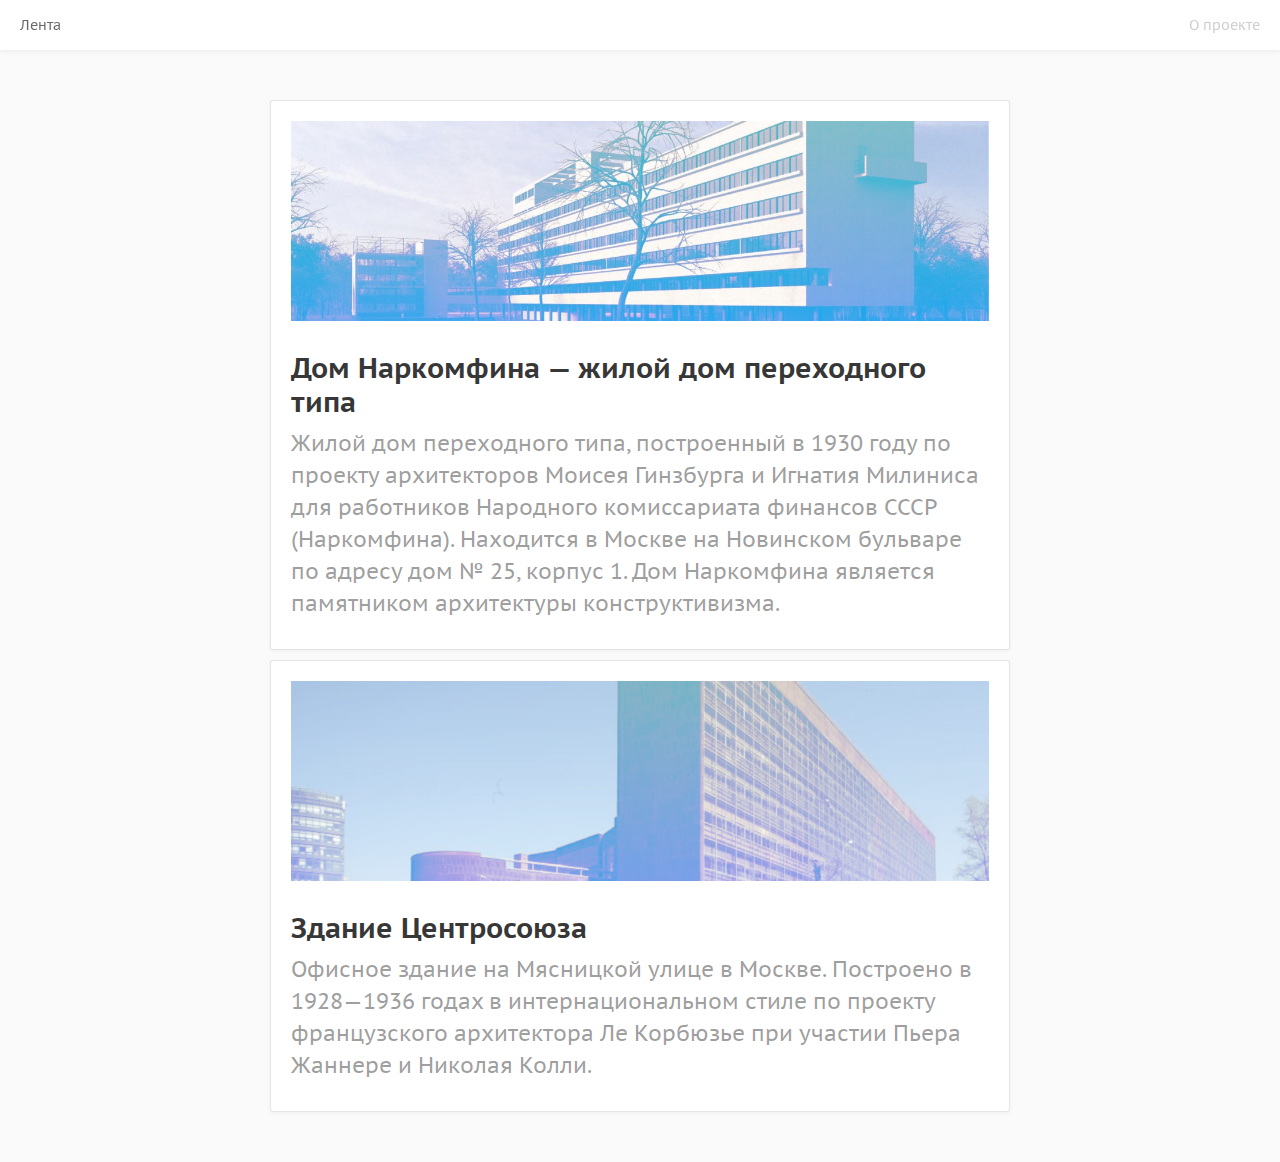
<file: posts.html>
<!DOCTYPE html>
<html lang="ru" dir="ltr">
  <head>
    <meta charset="utf-8">
    <meta name="viewport" content="width=device-width, initial-scale=1.0">
    <title>Посты Wikimedium</title>
    <link rel="stylesheet" href="css/style.css">
  </head>
  <body class="posts">
    <menu>
      <a class="current" href="posts.html">Лента</a>
      <a href="#">О проекте</a>
    </menu>

    <section>
      <a class="postTeaser" href="narkomfin.html">

        <figure style="background-image: url('img/narcomfin.jpg');"></figure>

        <h2>Дом Наркомфина — жилой дом переходного типа</h2>

        <p>Жилой дом переходного типа, построенный в 1930 году по проекту архитекторов Моисея Гинзбурга и Игнатия Милиниса для работников Народного комиссариата финансов СССР (Наркомфина). Находится в Москве на Новинском бульваре по адресу дом № 25, корпус 1. Дом Наркомфина является памятником архитектуры конструктивизма.</p>

      </a>

      <a class="postTeaser" href="centrosouz.html">

        <figure style="background-image: url('img/сentrosouz.jpg');"></figure>

        <h2>Здание Центросоюза</h2>

        <p>Офисное здание на Мясницкой улице в Москве. Построено в 1928—1936 годах в интернациональном стиле по проекту французского архитектора Ле Корбюзье при участии Пьера Жаннере и Николая Колли.</p>

      </a>
    </section>
  </body>
</html>
</file>
<file: css/style.css>
@import "reset.css";
@import url("https://fonts.googleapis.com/css2?family=PT+Sans+Caption:wght@400;700&family=PT+Sans:ital,wght@0,400;0,700;1,400;1,700&display=swap");
@import "basics.css";

@import "menubar.css";
@import "sidebar.css";

@import "post.css";
@import "posts.css";
</file>
